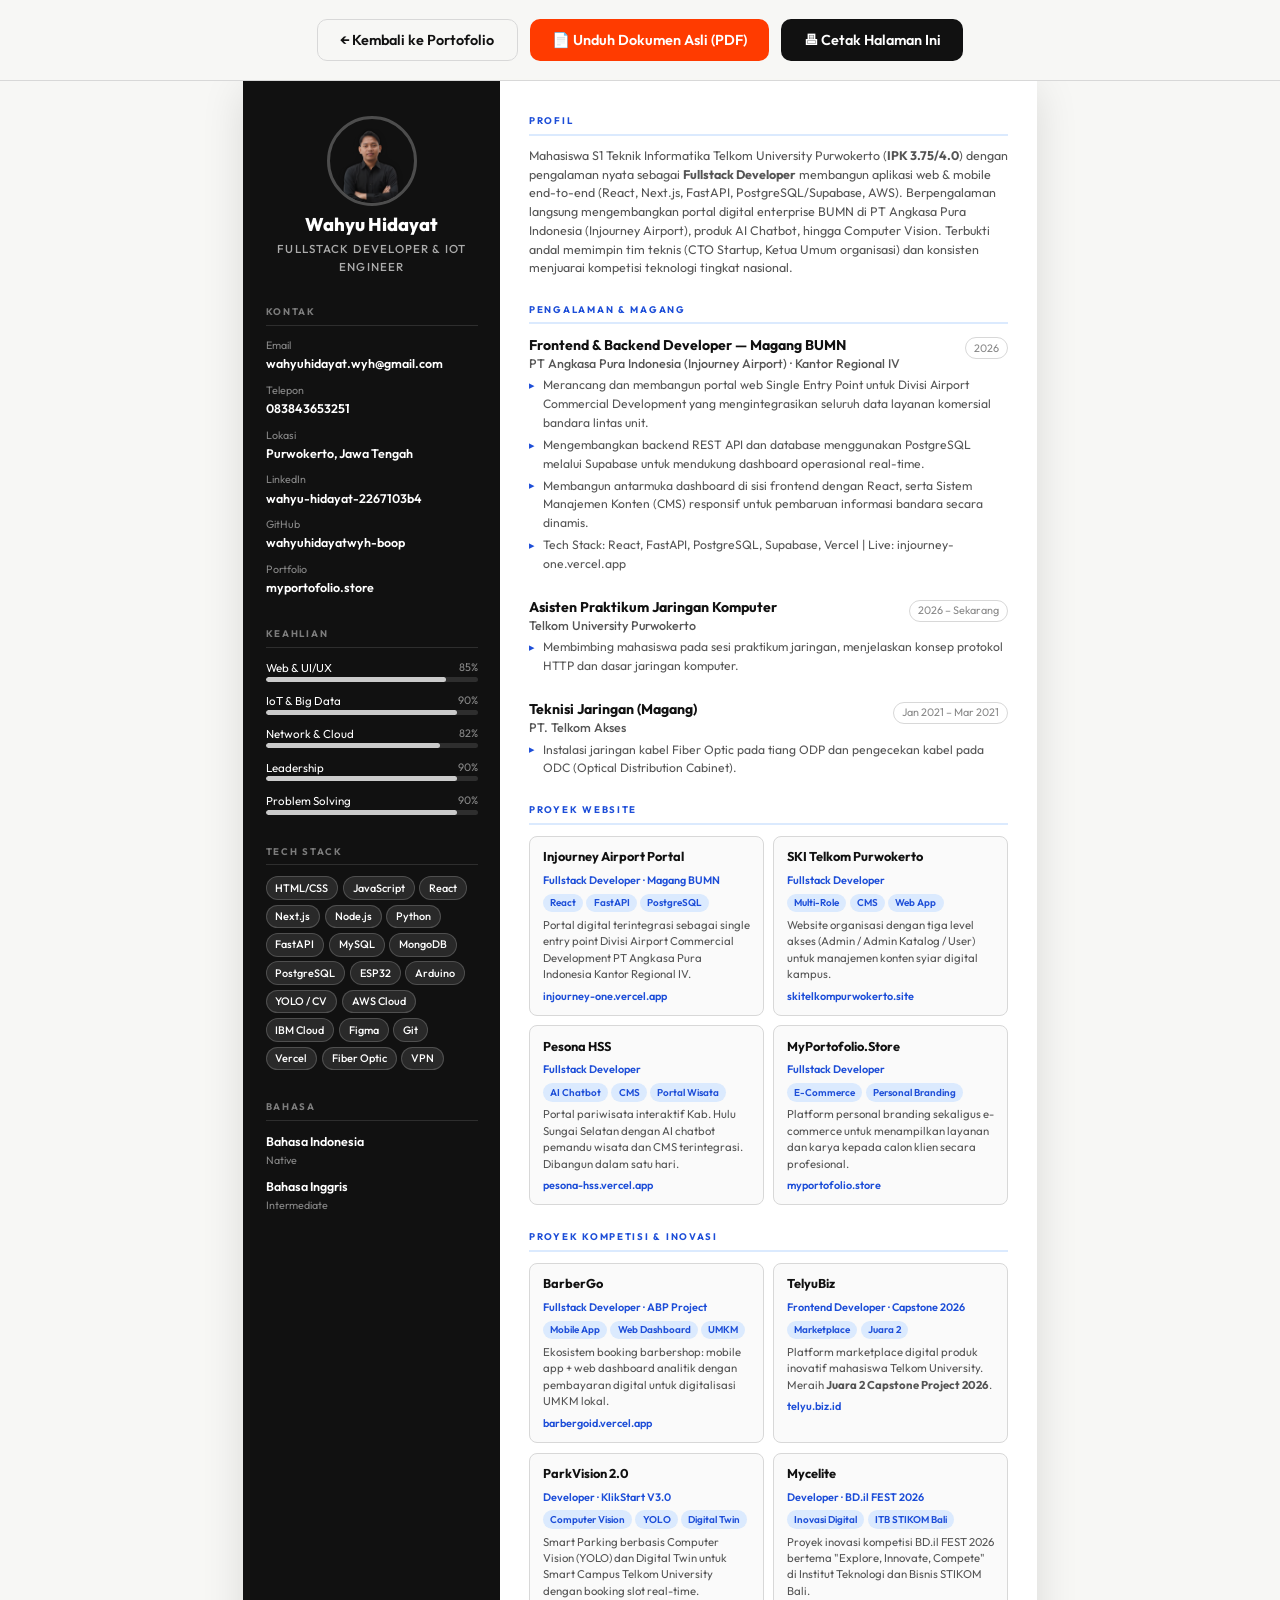
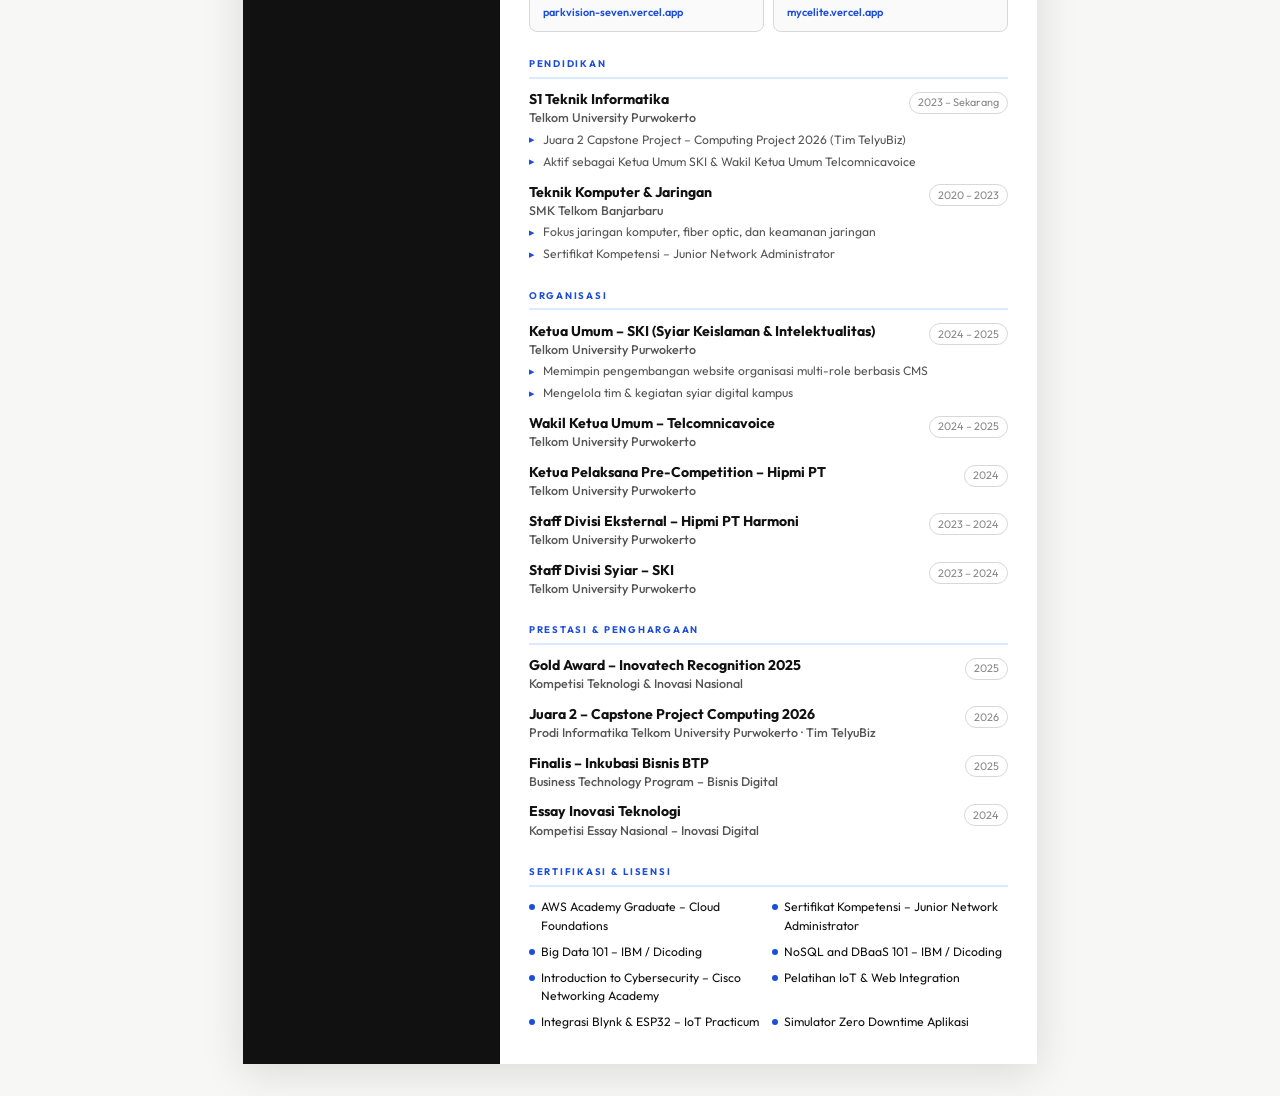
<file: cv.html>
<!DOCTYPE html>
<html lang="id">
<head>
  <meta charset="UTF-8" />
  <meta name="viewport" content="width=device-width, initial-scale=1.0" />
  <title>CV – Wahyu Hidayat | Fullstack Developer &amp; IoT Engineer</title>
  <link rel="preconnect" href="https://fonts.googleapis.com" />
  <link href="https://fonts.googleapis.com/css2?family=Outfit:wght@300;400;500;600;700;800&display=swap" rel="stylesheet" />
  <style>
    *, *::before, *::after { box-sizing: border-box; margin: 0; padding: 0; }
    :root {
      --ink:     #111111;
      --muted:   #555555;
      --light:   #888888;
      --border:  #d8d8d8;
      --bg:      #f7f7f5;
      --white:   #ffffff;
      --blue:    #1d4ed8;
      --blue-light: #dbeafe;
    }
    body {
      font-family: 'Outfit', sans-serif;
      background: var(--bg);
      color: var(--ink);
      font-size: 10.5pt;
      line-height: 1.55;
    }

    /* LAYOUT */
    .page {
      width: 210mm;
      min-height: 297mm;
      margin: 0 auto 2rem;
      background: var(--white);
      box-shadow: 0 8px 40px rgba(0,0,0,0.12);
      display: grid;
      grid-template-columns: 68mm 1fr;
    }

    /* SIDEBAR */
    .sidebar {
      background: var(--ink);
      color: #fff;
      padding: 2.2rem 1.4rem;
      display: flex;
      flex-direction: column;
      gap: 1.8rem;
    }
    .sidebar-photo {
      width: 90px; height: 90px;
      border-radius: 50%; object-fit: cover;
      border: 3px solid rgba(255,255,255,0.25);
      margin: 0 auto 0.4rem; display: block;
    }
    .sidebar-name { text-align: center; font-size: 1.15rem; font-weight: 800; line-height: 1.25; }
    .sidebar-title {
      text-align: center; font-size: 0.72rem; font-weight: 500;
      color: rgba(255,255,255,0.65); margin-top: 0.25rem;
      text-transform: uppercase; letter-spacing: 0.1em;
    }
    .sb-section { display: flex; flex-direction: column; gap: 0.5rem; }
    .sb-heading {
      font-size: 0.6rem; font-weight: 700; text-transform: uppercase;
      letter-spacing: 0.18em; color: rgba(255,255,255,0.45);
      padding-bottom: 0.35rem; border-bottom: 1px solid rgba(255,255,255,0.12);
      margin-bottom: 0.2rem;
    }
    .sb-item { display: flex; flex-direction: column; gap: 0.05rem; }
    .sb-label { font-size: 0.67rem; color: rgba(255,255,255,0.5); }
    .sb-value { font-size: 0.78rem; font-weight: 600; word-break: break-all; }
    .sb-value a { color: #fff; text-decoration: none; }

    /* Skill bars */
    .skill-row { display: flex; flex-direction: column; gap: 0.65rem; }
    .sk-label-row { display: flex; justify-content: space-between; font-size: 0.72rem; }
    .sk-pct { color: rgba(255,255,255,0.5); font-size: 0.68rem; }
    .sk-bar { height: 5px; background: rgba(255,255,255,0.12); border-radius: 99px; overflow: hidden; }
    .sk-fill { height: 100%; background: rgba(255,255,255,0.75); border-radius: 99px; }

    /* Tags */
    .tag-wrap { display: flex; flex-wrap: wrap; gap: 0.3rem; }
    .tag {
      background: rgba(255,255,255,0.1); border: 1px solid rgba(255,255,255,0.18);
      border-radius: 99px; padding: 0.15rem 0.55rem; font-size: 0.68rem; font-weight: 500;
    }

    /* MAIN */
    .main { padding: 2rem 1.8rem; display: flex; flex-direction: column; gap: 1.5rem; }

    .cv-section { display: flex; flex-direction: column; gap: 0.7rem; }
    .cv-section-title {
      font-size: 0.6rem; font-weight: 700; text-transform: uppercase;
      letter-spacing: 0.18em; color: var(--blue);
      padding-bottom: 0.35rem; border-bottom: 2px solid var(--blue-light);
    }

    /* Entries */
    .entry { display: flex; flex-direction: column; gap: 0.18rem; }
    .entry-header { display: flex; justify-content: space-between; align-items: flex-start; gap: 0.5rem; }
    .entry-title { font-size: 0.88rem; font-weight: 700; line-height: 1.3; }
    .entry-org { font-size: 0.78rem; color: var(--muted); font-weight: 500; }
    .entry-date {
      font-size: 0.68rem; color: var(--light); white-space: nowrap;
      padding: 0.1rem 0.5rem; border: 1px solid var(--border);
      border-radius: 99px; flex-shrink: 0; align-self: flex-start; margin-top: 0.1rem;
    }
    .entry-desc { font-size: 0.78rem; color: var(--muted); line-height: 1.5; }
    .entry-bullets { list-style: none; padding: 0; display: flex; flex-direction: column; gap: 0.2rem; }
    .entry-bullets li { font-size: 0.76rem; color: var(--muted); padding-left: 0.9rem; position: relative; }
    .entry-bullets li::before { content: "▸"; position: absolute; left: 0; color: var(--blue); font-size: 0.7rem; top: 0.05rem; }

    /* Project cards */
    .proj-grid { display: grid; grid-template-columns: 1fr 1fr; gap: 0.6rem; }
    .proj-card {
      border: 1px solid var(--border); border-radius: 8px;
      padding: 0.65rem 0.8rem; display: flex; flex-direction: column;
      gap: 0.3rem; background: #fafafa;
    }
    .proj-card-title { font-size: 0.8rem; font-weight: 700; }
    .proj-card-role { font-size: 0.68rem; color: var(--blue); font-weight: 600; }
    .proj-card-desc { font-size: 0.71rem; color: var(--muted); line-height: 1.45; }
    .proj-card-link { font-size: 0.68rem; color: var(--blue); font-weight: 600; word-break: break-all; text-decoration: none; }
    .proj-tag-wrap { display: flex; flex-wrap: wrap; gap: 0.2rem; }
    .proj-tag {
      background: var(--blue-light); color: var(--blue); border-radius: 99px;
      padding: 0.1rem 0.45rem; font-size: 0.62rem; font-weight: 600;
    }

    /* Cert grid */
    .cert-grid { display: grid; grid-template-columns: 1fr 1fr; gap: 0.45rem; }
    .cert-item { display: flex; align-items: flex-start; gap: 0.4rem; font-size: 0.76rem; }
    .cert-dot { width: 6px; height: 6px; border-radius: 50%; background: var(--blue); flex-shrink: 0; margin-top: 0.38rem; }

    /* PRINT */
    @media print {
      body { background: white; font-size: 9.5pt; }
      .page { width: 100%; min-height: auto; margin: 0; box-shadow: none; }
      .no-print { display: none !important; }
    }

    /* PRINT BAR */
    .print-bar {
      display: flex; justify-content: center; gap: 0.75rem;
      padding: 1.2rem; position: sticky; top: 0;
      background: rgba(247,247,245,0.95); backdrop-filter: blur(8px);
      z-index: 100; border-bottom: 1px solid var(--border);
    }
    .btn-print {
      background: #111; color: #fff; border: none; border-radius: 10px;
      padding: 0.55rem 1.4rem; font-family: 'Outfit', sans-serif;
      font-size: 0.9rem; font-weight: 600; cursor: pointer;
    }
    .btn-print:hover { background: #333; }
    .btn-back {
      background: transparent; color: #111; border: 1px solid var(--border);
      border-radius: 10px; padding: 0.55rem 1.4rem;
      font-family: 'Outfit', sans-serif; font-size: 0.9rem; font-weight: 600;
      cursor: pointer; text-decoration: none;
    }
  </style>
</head>
<body>

  <div class="print-bar no-print">
    <a class="btn-back" href="index.html">&#8592; Kembali ke Portofolio</a>
    <a class="btn-print" href="./Image/CV_Wahyu_Hidayat.pdf" target="_blank" download="CV_Wahyu_Hidayat.pdf" style="background: #ff3b00; text-decoration: none; display: inline-flex; align-items: center; gap: 6px;">&#128196; Unduh Dokumen Asli (PDF)</a>
    <button class="btn-print" onclick="window.print()">&#128438; Cetak Halaman Ini</button>
  </div>

  <div class="page">

    <!-- ===== SIDEBAR ===== -->
    <aside class="sidebar">
      <div>
        <img src="Image/foto1.png" alt="Foto Wahyu Hidayat" class="sidebar-photo" />
        <div class="sidebar-name">Wahyu Hidayat</div>
        <div class="sidebar-title">Fullstack Developer &amp; IoT Engineer</div>
      </div>

      <div class="sb-section">
        <div class="sb-heading">Kontak</div>
        <div class="sb-item">
          <span class="sb-label">Email</span>
          <span class="sb-value"><a href="mailto:wahyuhidayat.wyh@gmail.com">wahyuhidayat.wyh@gmail.com</a></span>
        </div>
        <div class="sb-item">
          <span class="sb-label">Telepon</span>
          <span class="sb-value">083843653251</span>
        </div>
        <div class="sb-item">
          <span class="sb-label">Lokasi</span>
          <span class="sb-value">Purwokerto, Jawa Tengah</span>
        </div>
        <div class="sb-item">
          <span class="sb-label">LinkedIn</span>
          <span class="sb-value"><a href="http://www.linkedin.com/in/wahyu-hidayat-2267103b4" target="_blank">wahyu-hidayat-2267103b4</a></span>
        </div>
        <div class="sb-item">
          <span class="sb-label">GitHub</span>
          <span class="sb-value"><a href="https://github.com/wahyuhidayatwyh-boop" target="_blank">wahyuhidayatwyh-boop</a></span>
        </div>
        <div class="sb-item">
          <span class="sb-label">Portfolio</span>
          <span class="sb-value"><a href="https://www.myportofolio.store/" target="_blank">myportofolio.store</a></span>
        </div>
      </div>

      <div class="sb-section">
        <div class="sb-heading">Keahlian</div>
        <div class="skill-row">
          <div>
            <div class="sk-label-row"><span>Web &amp; UI/UX</span><span class="sk-pct">85%</span></div>
            <div class="sk-bar"><div class="sk-fill" style="width:85%"></div></div>
          </div>
          <div>
            <div class="sk-label-row"><span>IoT &amp; Big Data</span><span class="sk-pct">90%</span></div>
            <div class="sk-bar"><div class="sk-fill" style="width:90%"></div></div>
          </div>
          <div>
            <div class="sk-label-row"><span>Network &amp; Cloud</span><span class="sk-pct">82%</span></div>
            <div class="sk-bar"><div class="sk-fill" style="width:82%"></div></div>
          </div>
          <div>
            <div class="sk-label-row"><span>Leadership</span><span class="sk-pct">90%</span></div>
            <div class="sk-bar"><div class="sk-fill" style="width:90%"></div></div>
          </div>
          <div>
            <div class="sk-label-row"><span>Problem Solving</span><span class="sk-pct">90%</span></div>
            <div class="sk-bar"><div class="sk-fill" style="width:90%"></div></div>
          </div>
        </div>
      </div>

      <div class="sb-section">
        <div class="sb-heading">Tech Stack</div>
        <div class="tag-wrap">
          <span class="tag">HTML/CSS</span>
          <span class="tag">JavaScript</span>
          <span class="tag">React</span>
          <span class="tag">Next.js</span>
          <span class="tag">Node.js</span>
          <span class="tag">Python</span>
          <span class="tag">FastAPI</span>
          <span class="tag">MySQL</span>
          <span class="tag">MongoDB</span>
          <span class="tag">PostgreSQL</span>
          <span class="tag">ESP32</span>
          <span class="tag">Arduino</span>
          <span class="tag">YOLO / CV</span>
          <span class="tag">AWS Cloud</span>
          <span class="tag">IBM Cloud</span>
          <span class="tag">Figma</span>
          <span class="tag">Git</span>
          <span class="tag">Vercel</span>
          <span class="tag">Fiber Optic</span>
          <span class="tag">VPN</span>
        </div>
      </div>

      <div class="sb-section">
        <div class="sb-heading">Bahasa</div>
        <div class="sb-item"><span class="sb-value">Bahasa Indonesia</span><span class="sb-label">Native</span></div>
        <div class="sb-item"><span class="sb-value">Bahasa Inggris</span><span class="sb-label">Intermediate</span></div>
      </div>
    </aside>

    <!-- ===== MAIN ===== -->
    <main class="main">

      <!-- PROFIL -->
      <div class="cv-section">
        <div class="cv-section-title">Profil</div>
        <p class="entry-desc">
          Mahasiswa S1 Teknik Informatika Telkom University Purwokerto (<strong>IPK 3.75/4.0</strong>) dengan pengalaman nyata sebagai <strong>Fullstack Developer</strong> membangun aplikasi web &amp; mobile end-to-end (React, Next.js, FastAPI, PostgreSQL/Supabase, AWS). Berpengalaman langsung mengembangkan portal digital enterprise BUMN di PT Angkasa Pura Indonesia (Injourney Airport), produk AI Chatbot, hingga Computer Vision. Terbukti andal memimpin tim teknis (CTO Startup, Ketua Umum organisasi) dan konsisten menjuarai kompetisi teknologi tingkat nasional.
        </p>
      </div>

      <!-- PENGALAMAN -->
      <div class="cv-section">
        <div class="cv-section-title">Pengalaman &amp; Magang</div>
        
        <div class="entry">
          <div class="entry-header">
            <div>
              <div class="entry-title">Frontend &amp; Backend Developer — Magang BUMN</div>
              <div class="entry-org">PT Angkasa Pura Indonesia (Injourney Airport) · Kantor Regional IV</div>
            </div>
            <span class="entry-date">2026</span>
          </div>
          <ul class="entry-bullets">
            <li>Merancang dan membangun portal web Single Entry Point untuk Divisi Airport Commercial Development yang mengintegrasikan seluruh data layanan komersial bandara lintas unit.</li>
            <li>Mengembangkan backend REST API dan database menggunakan PostgreSQL melalui Supabase untuk mendukung dashboard operasional real-time.</li>
            <li>Membangun antarmuka dashboard di sisi frontend dengan React, serta Sistem Manajemen Konten (CMS) responsif untuk pembaruan informasi bandara secara dinamis.</li>
            <li>Tech Stack: React, FastAPI, PostgreSQL, Supabase, Vercel | Live: injourney-one.vercel.app</li>
          </ul>
        </div>

        <div class="entry" style="margin-top: 0.8rem;">
          <div class="entry-header">
            <div>
              <div class="entry-title">Asisten Praktikum Jaringan Komputer</div>
              <div class="entry-org">Telkom University Purwokerto</div>
            </div>
            <span class="entry-date">2026 – Sekarang</span>
          </div>
          <ul class="entry-bullets">
            <li>Membimbing mahasiswa pada sesi praktikum jaringan, menjelaskan konsep protokol HTTP dan dasar jaringan komputer.</li>
          </ul>
        </div>

        <div class="entry" style="margin-top: 0.8rem;">
          <div class="entry-header">
            <div>
              <div class="entry-title">Teknisi Jaringan (Magang)</div>
              <div class="entry-org">PT. Telkom Akses</div>
            </div>
            <span class="entry-date">Jan 2021 – Mar 2021</span>
          </div>
          <ul class="entry-bullets">
            <li>Instalasi jaringan kabel Fiber Optic pada tiang ODP dan pengecekan kabel pada ODC (Optical Distribution Cabinet).</li>
          </ul>
        </div>
      </div>

      <!-- PROYEK WEBSITE -->
      <div class="cv-section">
        <div class="cv-section-title">Proyek Website</div>
        <div class="proj-grid">
          <div class="proj-card">
            <div class="proj-card-title">Injourney Airport Portal</div>
            <div class="proj-card-role">Fullstack Developer · Magang BUMN</div>
            <div class="proj-tag-wrap">
              <span class="proj-tag">React</span><span class="proj-tag">FastAPI</span><span class="proj-tag">PostgreSQL</span>
            </div>
            <p class="proj-card-desc">Portal digital terintegrasi sebagai single entry point Divisi Airport Commercial Development PT Angkasa Pura Indonesia Kantor Regional IV.</p>
            <a class="proj-card-link" href="https://injourney-one.vercel.app/" target="_blank">injourney-one.vercel.app</a>
          </div>

          <div class="proj-card">
            <div class="proj-card-title">SKI Telkom Purwokerto</div>
            <div class="proj-card-role">Fullstack Developer</div>
            <div class="proj-tag-wrap">
              <span class="proj-tag">Multi-Role</span><span class="proj-tag">CMS</span><span class="proj-tag">Web App</span>
            </div>
            <p class="proj-card-desc">Website organisasi dengan tiga level akses (Admin / Admin Katalog / User) untuk manajemen konten syiar digital kampus.</p>
            <a class="proj-card-link" href="https://www.skitelkompurwokerto.site" target="_blank">skitelkompurwokerto.site</a>
          </div>

          <div class="proj-card">
            <div class="proj-card-title">Pesona HSS</div>
            <div class="proj-card-role">Fullstack Developer</div>
            <div class="proj-tag-wrap">
              <span class="proj-tag">AI Chatbot</span><span class="proj-tag">CMS</span><span class="proj-tag">Portal Wisata</span>
            </div>
            <p class="proj-card-desc">Portal pariwisata interaktif Kab. Hulu Sungai Selatan dengan AI chatbot pemandu wisata dan CMS terintegrasi. Dibangun dalam satu hari.</p>
            <a class="proj-card-link" href="https://pesona-hss.vercel.app/" target="_blank">pesona-hss.vercel.app</a>
          </div>

          <div class="proj-card">
            <div class="proj-card-title">MyPortofolio.Store</div>
            <div class="proj-card-role">Fullstack Developer</div>
            <div class="proj-tag-wrap">
              <span class="proj-tag">E-Commerce</span><span class="proj-tag">Personal Branding</span>
            </div>
            <p class="proj-card-desc">Platform personal branding sekaligus e-commerce untuk menampilkan layanan dan karya kepada calon klien secara profesional.</p>
            <a class="proj-card-link" href="https://www.myportofolio.store/" target="_blank">myportofolio.store</a>
          </div>
        </div>
      </div>

      <!-- PROYEK KOMPETISI -->
      <div class="cv-section">
        <div class="cv-section-title">Proyek Kompetisi &amp; Inovasi</div>
        <div class="proj-grid">
          <div class="proj-card">
            <div class="proj-card-title">BarberGo</div>
            <div class="proj-card-role">Fullstack Developer · ABP Project</div>
            <div class="proj-tag-wrap">
              <span class="proj-tag">Mobile App</span><span class="proj-tag">Web Dashboard</span><span class="proj-tag">UMKM</span>
            </div>
            <p class="proj-card-desc">Ekosistem booking barbershop: mobile app + web dashboard analitik dengan pembayaran digital untuk digitalisasi UMKM lokal.</p>
            <a class="proj-card-link" href="https://barbergoid.vercel.app/admin/checkin" target="_blank">barbergoid.vercel.app</a>
          </div>

          <div class="proj-card">
            <div class="proj-card-title">TelyuBiz</div>
            <div class="proj-card-role">Frontend Developer · Capstone 2026</div>
            <div class="proj-tag-wrap">
              <span class="proj-tag">Marketplace</span><span class="proj-tag">Juara 2</span>
            </div>
            <p class="proj-card-desc">Platform marketplace digital produk inovatif mahasiswa Telkom University. Meraih <strong>Juara 2 Capstone Project 2026</strong>.</p>
            <a class="proj-card-link" href="https://telyu.biz.id" target="_blank">telyu.biz.id</a>
          </div>

          <div class="proj-card">
            <div class="proj-card-title">ParkVision 2.0</div>
            <div class="proj-card-role">Developer · KlikStart V3.0</div>
            <div class="proj-tag-wrap">
              <span class="proj-tag">Computer Vision</span><span class="proj-tag">YOLO</span><span class="proj-tag">Digital Twin</span>
            </div>
            <p class="proj-card-desc">Smart Parking berbasis Computer Vision (YOLO) dan Digital Twin untuk Smart Campus Telkom University dengan booking slot real-time.</p>
            <a class="proj-card-link" href="https://parkvision-seven.vercel.app/" target="_blank">parkvision-seven.vercel.app</a>
          </div>

          <div class="proj-card">
            <div class="proj-card-title">Mycelite</div>
            <div class="proj-card-role">Developer · BD.il FEST 2026</div>
            <div class="proj-tag-wrap">
              <span class="proj-tag">Inovasi Digital</span><span class="proj-tag">ITB STIKOM Bali</span>
            </div>
            <p class="proj-card-desc">Proyek inovasi kompetisi BD.il FEST 2026 bertema "Explore, Innovate, Compete" di Institut Teknologi dan Bisnis STIKOM Bali.</p>
            <a class="proj-card-link" href="https://mycelite.vercel.app/" target="_blank">mycelite.vercel.app</a>
          </div>
        </div>
      </div>

      <!-- PENDIDIKAN -->
      <div class="cv-section">
        <div class="cv-section-title">Pendidikan</div>

        <div class="entry">
          <div class="entry-header">
            <div>
              <div class="entry-title">S1 Teknik Informatika</div>
              <div class="entry-org">Telkom University Purwokerto</div>
            </div>
            <span class="entry-date">2023 – Sekarang</span>
          </div>
          <ul class="entry-bullets">
            <li>Juara 2 Capstone Project – Computing Project 2026 (Tim TelyuBiz)</li>
            <li>Aktif sebagai Ketua Umum SKI &amp; Wakil Ketua Umum Telcomnicavoice</li>
          </ul>
        </div>

        <div class="entry">
          <div class="entry-header">
            <div>
              <div class="entry-title">Teknik Komputer &amp; Jaringan</div>
              <div class="entry-org">SMK Telkom Banjarbaru</div>
            </div>
            <span class="entry-date">2020 – 2023</span>
          </div>
          <ul class="entry-bullets">
            <li>Fokus jaringan komputer, fiber optic, dan keamanan jaringan</li>
            <li>Sertifikat Kompetensi – Junior Network Administrator</li>
          </ul>
        </div>
      </div>

      <!-- ORGANISASI -->
      <div class="cv-section">
        <div class="cv-section-title">Organisasi</div>

        <div class="entry">
          <div class="entry-header">
            <div>
              <div class="entry-title">Ketua Umum – SKI (Syiar Keislaman &amp; Intelektualitas)</div>
              <div class="entry-org">Telkom University Purwokerto</div>
            </div>
            <span class="entry-date">2024 – 2025</span>
          </div>
          <ul class="entry-bullets">
            <li>Memimpin pengembangan website organisasi multi-role berbasis CMS</li>
            <li>Mengelola tim &amp; kegiatan syiar digital kampus</li>
          </ul>
        </div>

        <div class="entry">
          <div class="entry-header">
            <div>
              <div class="entry-title">Wakil Ketua Umum – Telcomnicavoice</div>
              <div class="entry-org">Telkom University Purwokerto</div>
            </div>
            <span class="entry-date">2024 – 2025</span>
          </div>
        </div>

        <div class="entry">
          <div class="entry-header">
            <div>
              <div class="entry-title">Ketua Pelaksana Pre-Competition – Hipmi PT</div>
              <div class="entry-org">Telkom University Purwokerto</div>
            </div>
            <span class="entry-date">2024</span>
          </div>
        </div>

        <div class="entry">
          <div class="entry-header">
            <div>
              <div class="entry-title">Staff Divisi Eksternal – Hipmi PT Harmoni</div>
              <div class="entry-org">Telkom University Purwokerto</div>
            </div>
            <span class="entry-date">2023 – 2024</span>
          </div>
        </div>

        <div class="entry">
          <div class="entry-header">
            <div>
              <div class="entry-title">Staff Divisi Syiar – SKI</div>
              <div class="entry-org">Telkom University Purwokerto</div>
            </div>
            <span class="entry-date">2023 – 2024</span>
          </div>
        </div>
      </div>

      <!-- PRESTASI -->
      <div class="cv-section">
        <div class="cv-section-title">Prestasi &amp; Penghargaan</div>

        <div class="entry">
          <div class="entry-header">
            <div>
              <div class="entry-title">Gold Award – Inovatech Recognition 2025</div>
              <div class="entry-org">Kompetisi Teknologi &amp; Inovasi Nasional</div>
            </div>
            <span class="entry-date">2025</span>
          </div>
        </div>

        <div class="entry">
          <div class="entry-header">
            <div>
              <div class="entry-title">Juara 2 – Capstone Project Computing 2026</div>
              <div class="entry-org">Prodi Informatika Telkom University Purwokerto · Tim TelyuBiz</div>
            </div>
            <span class="entry-date">2026</span>
          </div>
        </div>

        <div class="entry">
          <div class="entry-header">
            <div>
              <div class="entry-title">Finalis – Inkubasi Bisnis BTP</div>
              <div class="entry-org">Business Technology Program – Bisnis Digital</div>
            </div>
            <span class="entry-date">2025</span>
          </div>
        </div>

        <div class="entry">
          <div class="entry-header">
            <div>
              <div class="entry-title">Essay Inovasi Teknologi</div>
              <div class="entry-org">Kompetisi Essay Nasional – Inovasi Digital</div>
            </div>
            <span class="entry-date">2024</span>
          </div>
        </div>
      </div>

      <!-- SERTIFIKASI -->
      <div class="cv-section">
        <div class="cv-section-title">Sertifikasi &amp; Lisensi</div>
        <div class="cert-grid">
          <div class="cert-item"><span class="cert-dot"></span><span>AWS Academy Graduate – Cloud Foundations</span></div>
          <div class="cert-item"><span class="cert-dot"></span><span>Sertifikat Kompetensi – Junior Network Administrator</span></div>
          <div class="cert-item"><span class="cert-dot"></span><span>Big Data 101 – IBM / Dicoding</span></div>
          <div class="cert-item"><span class="cert-dot"></span><span>NoSQL and DBaaS 101 – IBM / Dicoding</span></div>
          <div class="cert-item"><span class="cert-dot"></span><span>Introduction to Cybersecurity – Cisco Networking Academy</span></div>
          <div class="cert-item"><span class="cert-dot"></span><span>Pelatihan IoT &amp; Web Integration</span></div>
          <div class="cert-item"><span class="cert-dot"></span><span>Integrasi Blynk &amp; ESP32 – IoT Practicum</span></div>
          <div class="cert-item"><span class="cert-dot"></span><span>Simulator Zero Downtime Aplikasi</span></div>
        </div>
      </div>

    </main>
  </div>

</body>
</html>
</file>
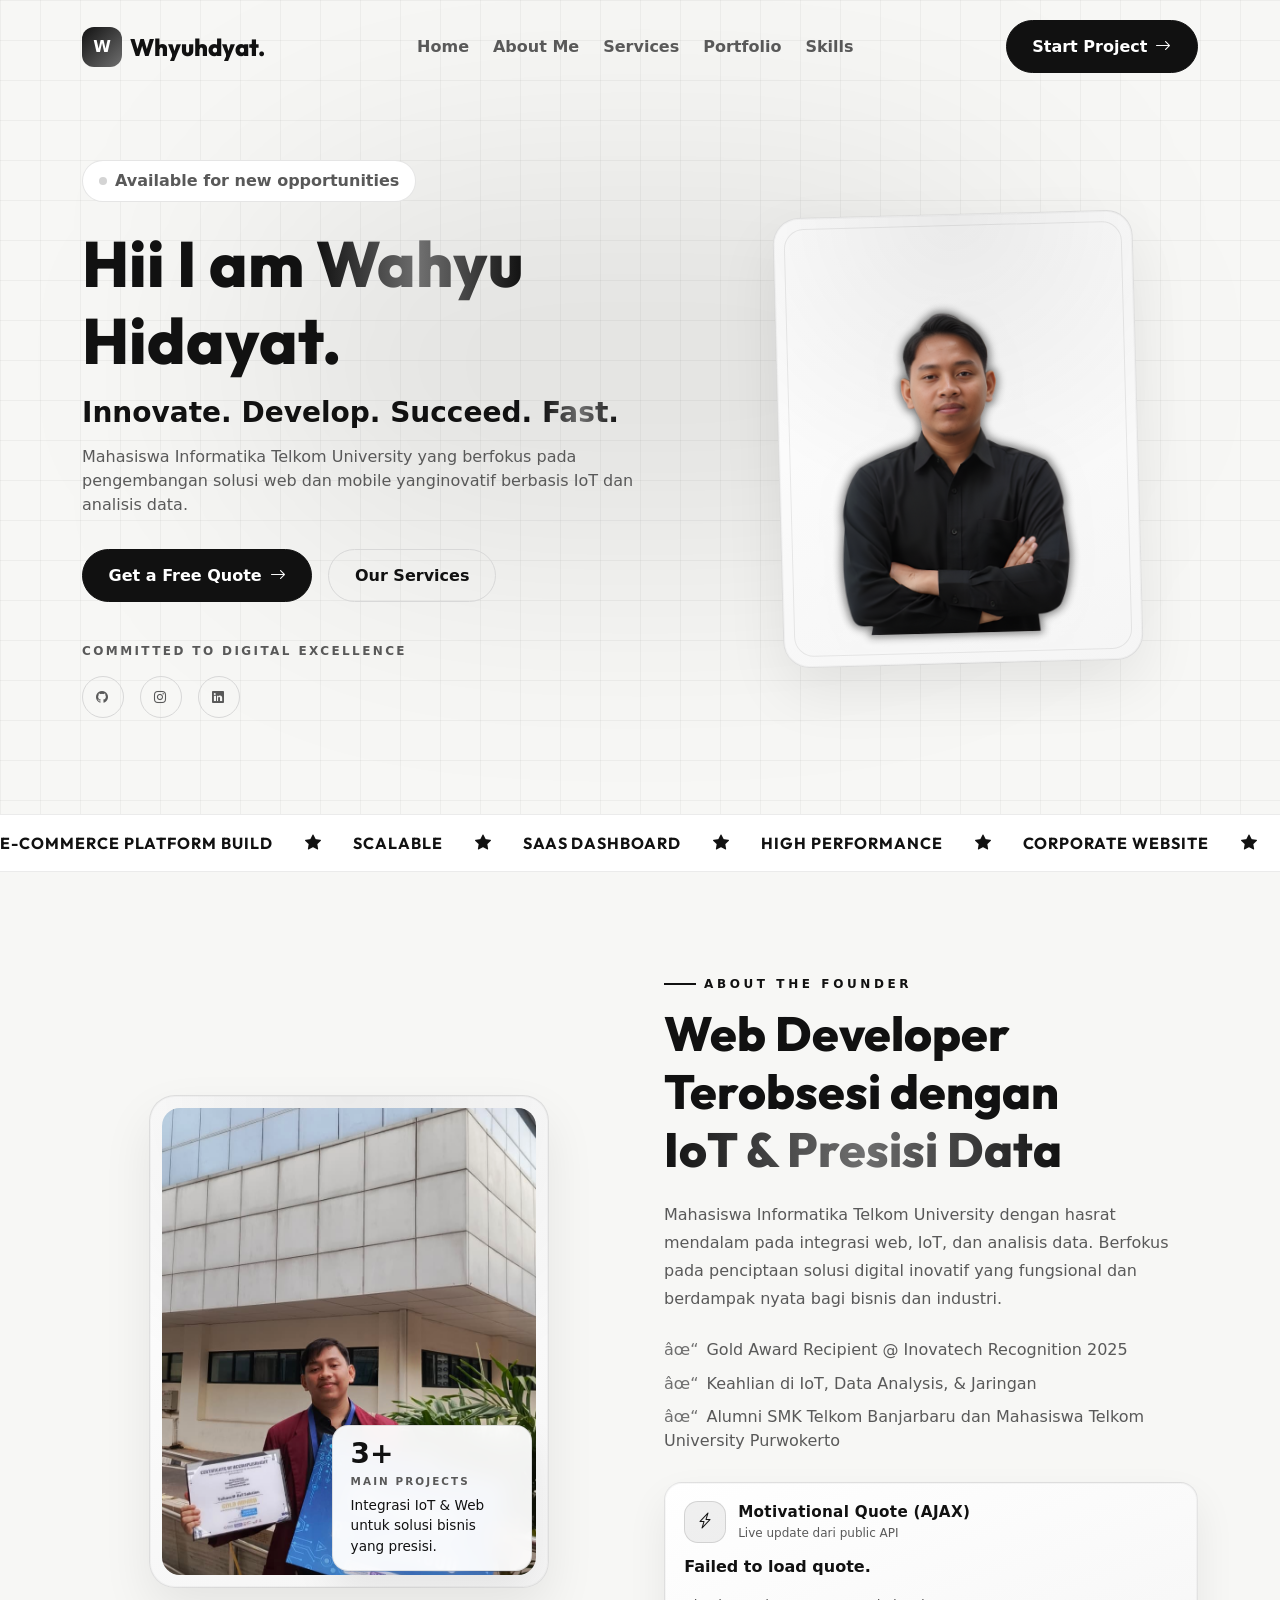
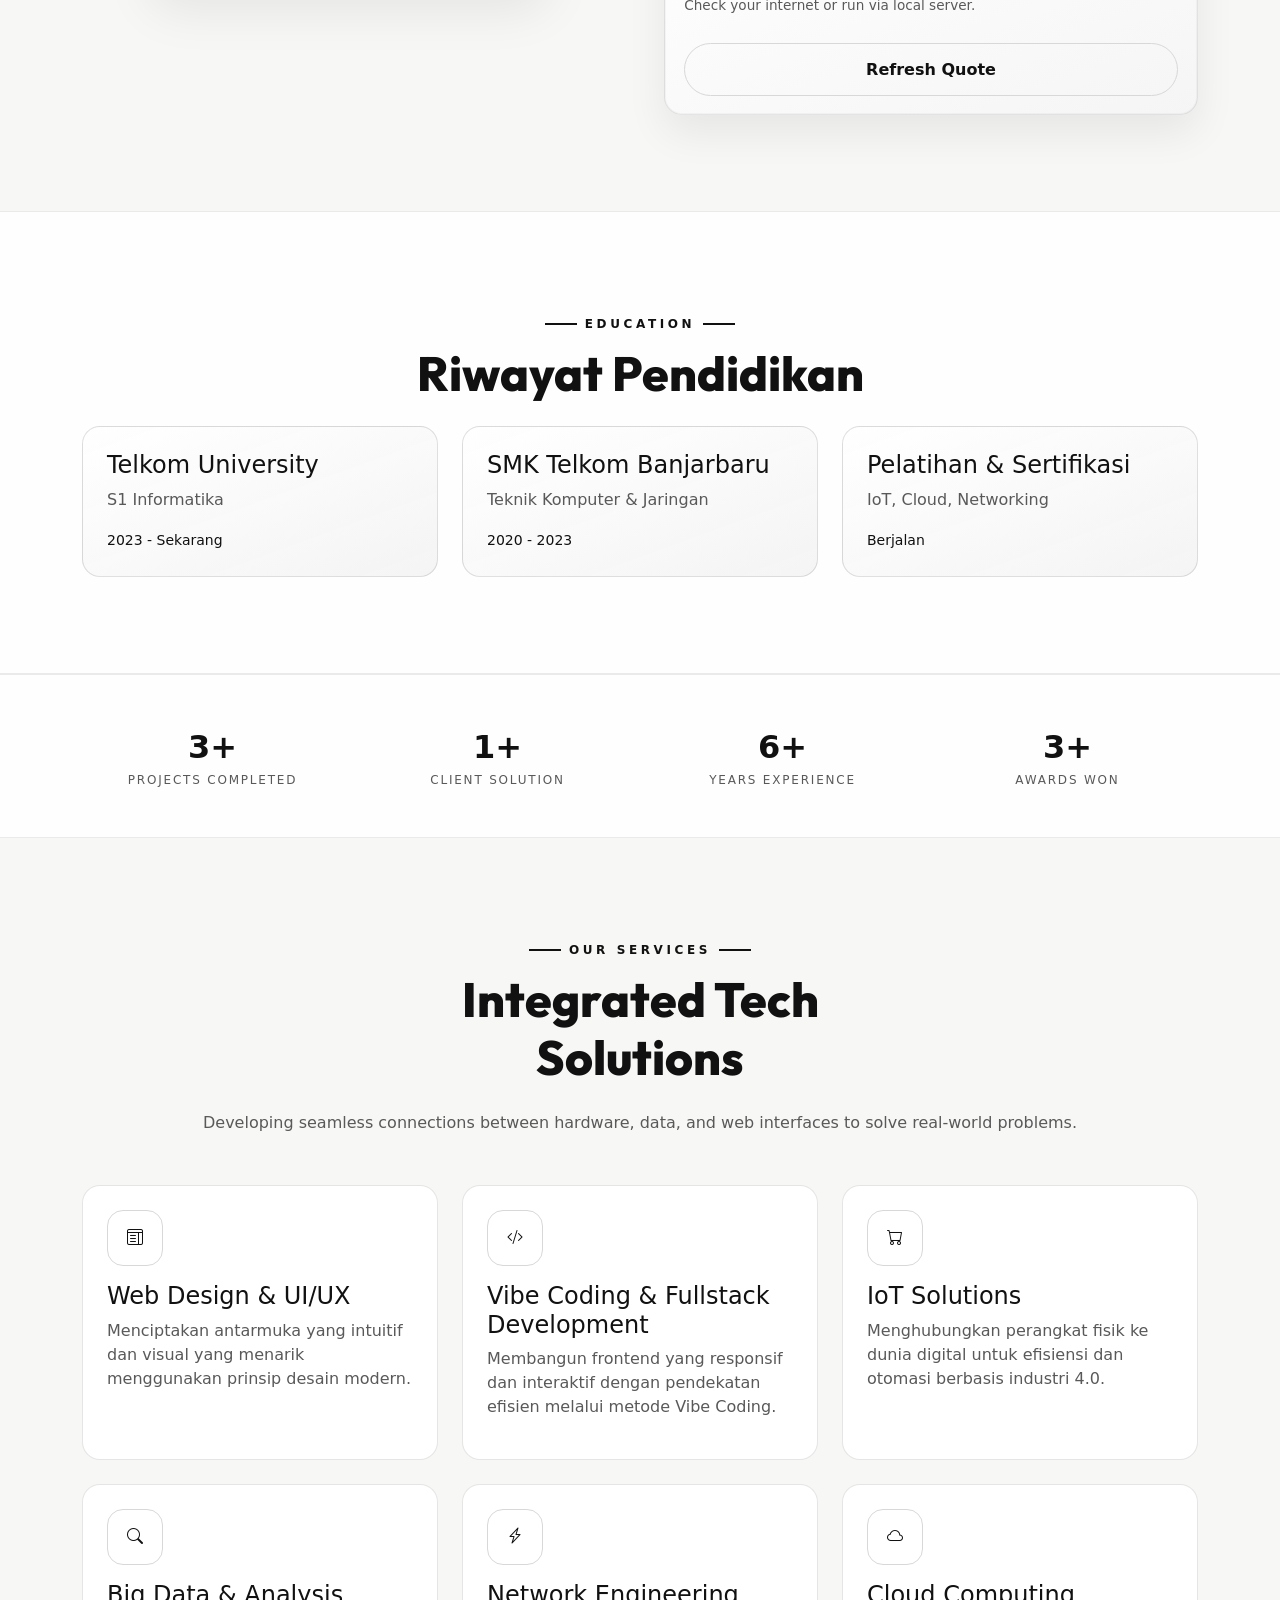
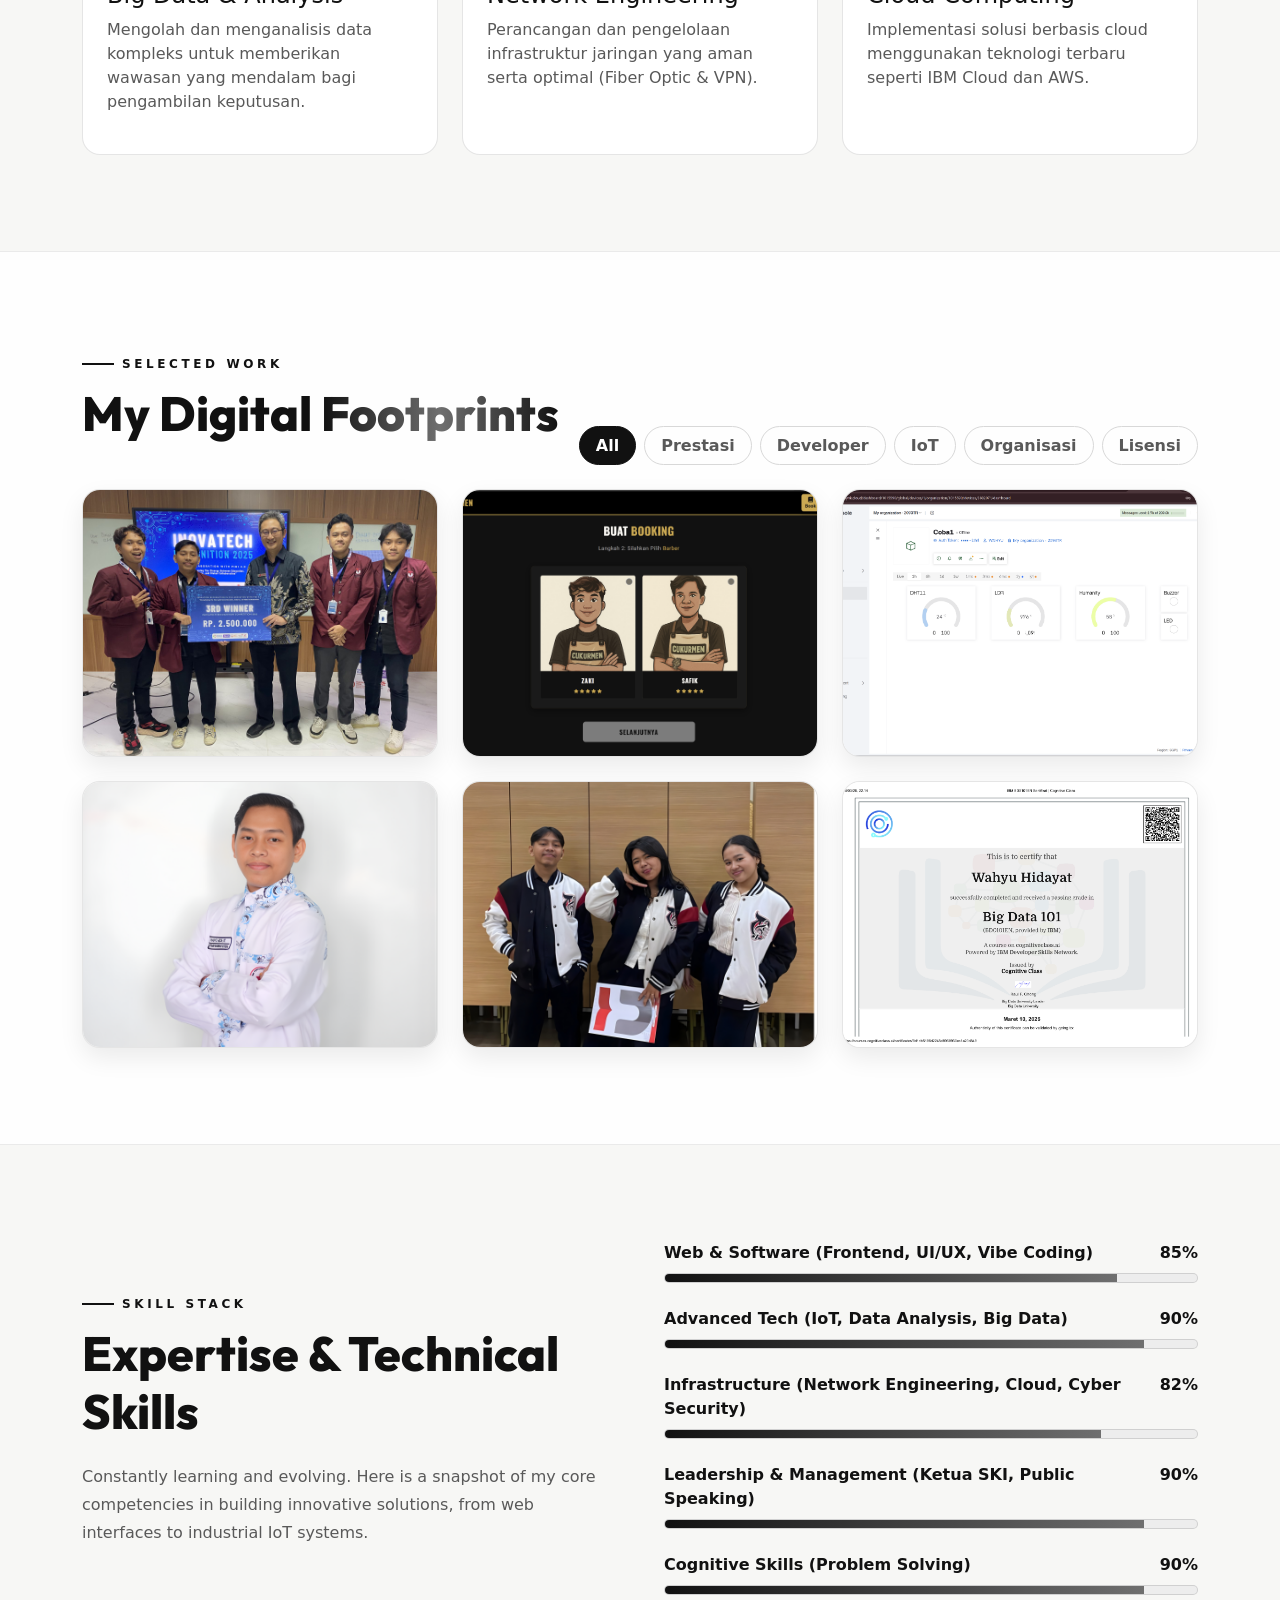
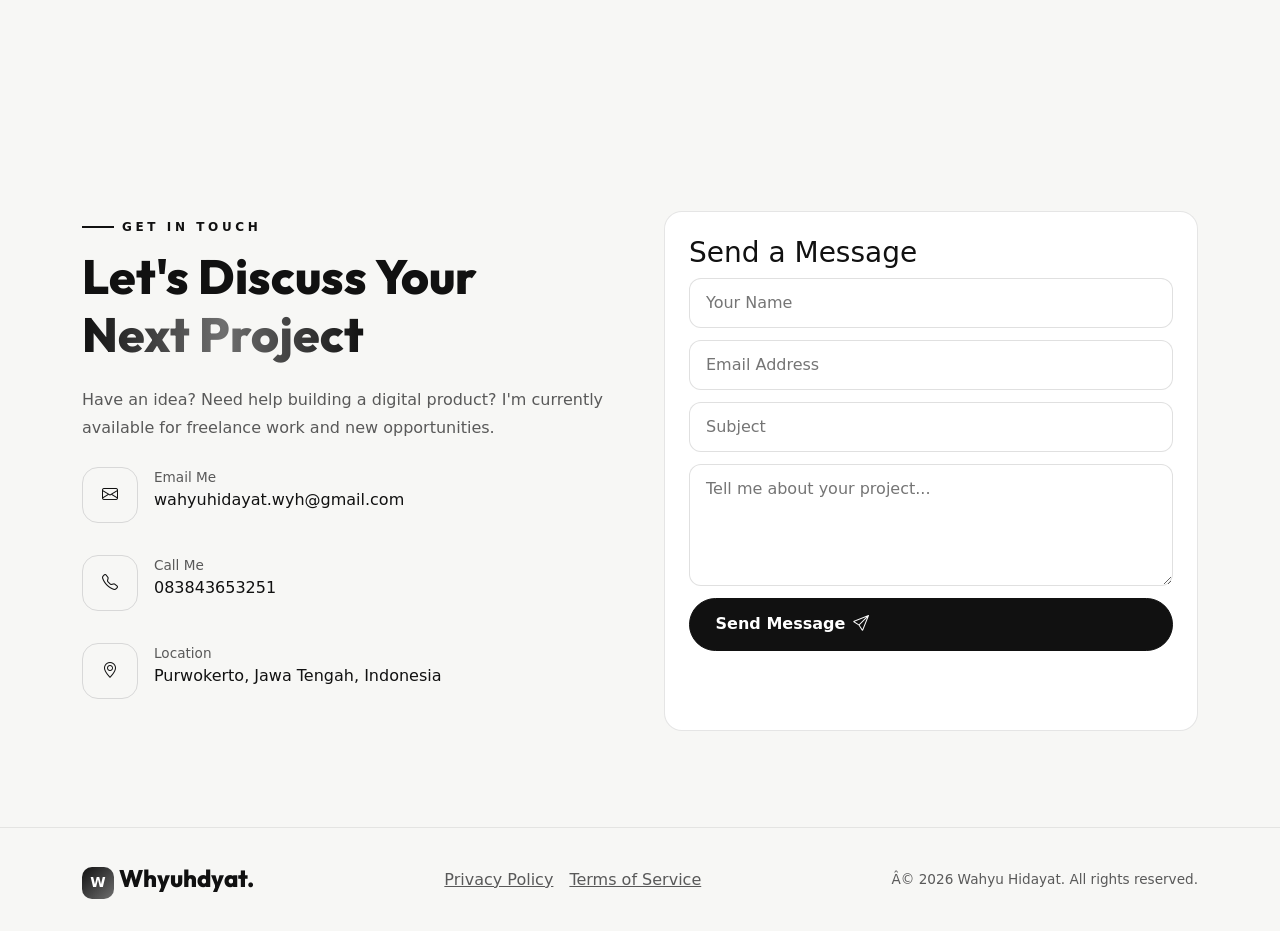
<file: Tutorial_HTML_2311102178_WahyuHidayat.html>
﻿<!doctype html>
<html lang="id">
  <head>
    <meta charset="UTF-8" />
    <meta name="viewport" content="width=device-width, initial-scale=1.0" />
    <title>Wahyu Hidayat â€” Portfolio</title>
    <link
      rel="icon"
      type="image/svg+xml"
      href="data:image/svg+xml,%3Csvg%20xmlns='http://www.w3.org/2000/svg'%20viewBox='0%200%20100%20100'%3E%3Crect%20width='100'%20height='100'%20rx='22'%20fill='%23000000'/%3E%3Ctext%20x='50'%20y='64'%20font-size='60'%20text-anchor='middle'%20fill='white'%20font-family='Arial,%20sans-serif'%20font-weight='700'%3EW%3C/text%3E%3C/svg%3E"
    />
    <link rel="preconnect" href="https://fonts.googleapis.com" />
    <link rel="preconnect" href="https://fonts.gstatic.com" crossorigin />
    <link
      href="https://fonts.googleapis.com/css2?family=Outfit:wght@300;400;500;600;700;800;900&family=Plus+Jakarta+Sans:wght@400;500;600;700&display=swap"
      rel="stylesheet"
      
    />
    <link
      href="https://cdn.jsdelivr.net/npm/bootstrap@5.3.3/dist/css/bootstrap.min.css"
      rel="stylesheet"
      integrity="sha384-QWTKZyjpPEjISv5WaRU9OFeRpok6YctnYmDr5pNlyT2bRjXh0JMhjY6hW+ALEwIH"
      crossorigin="anonymous"
    />
    <link
      rel="stylesheet"
      href="https://cdn.jsdelivr.net/npm/bootstrap-icons@1.11.3/font/bootstrap-icons.min.css"
    />
    <style>
/* Base */
:root {
  --bg: #f7f7f5;
  --fg: #111111;
  --muted: #595959;
  --border: #d8d8d8;
  --primary: #111111;
  --accent: #6f6f6f;
}

body {
  background: var(--bg);
  color: var(--fg);
}

a {
  color: inherit;
}

.text-primary {
  color: var(--primary) !important;
}

.text-gradient {
  background: linear-gradient(90deg, var(--primary), var(--accent), var(--primary));
  -webkit-background-clip: text;
  background-clip: text;
  color: transparent;
}

.section {
  padding: 6rem 0;
}

.section-soft {
  background: rgba(255, 255, 255, 0.9);
  border-top: 1px solid rgba(0, 0, 0, 0.08);
  border-bottom: 1px solid rgba(0, 0, 0, 0.08);
}

.bg-grid-pattern {
  background-size: 40px 40px;
  background-image:
    linear-gradient(to right, rgba(0, 0, 0, 0.04) 1px, transparent 1px),
    linear-gradient(to bottom, rgba(0, 0, 0, 0.04) 1px, transparent 1px);
}

/* Navbar */
.navbar-premium {
  padding: 1.25rem 0;
  transition: all 0.3s ease;
  z-index: 1000;
}

.navbar-premium.scrolled {
  background: rgba(255, 255, 255, 0.94);
  backdrop-filter: blur(16px);
  border-bottom: 1px solid rgba(0, 0, 0, 0.08);
}

.logo-badge {
  width: 40px;
  height: 40px;
  border-radius: 12px;
  background: linear-gradient(135deg, var(--primary), var(--accent));
  display: inline-flex;
  align-items: center;
  justify-content: center;
  font-weight: 800;
  color: #fff;
}

.logo-badge.small {
  width: 32px;
  height: 32px;
  border-radius: 10px;
}

.logo-text {
  font-family: "Outfit", sans-serif;
  font-weight: 800;
  font-size: 1.5rem;
}

.profile-photo {
  width: 44px;
  height: 44px;
  border-radius: 999px;
  object-fit: cover;
  border: 2px solid rgba(255, 255, 255, 0.15);
}

.nav-links a {
  color: var(--muted);
  text-decoration: none;
  font-weight: 600;
}

.nav-links a:hover {
  color: var(--fg);
}

.menu-toggle {
  background: transparent;
  border: 1px solid var(--border);
  color: var(--fg);
  border-radius: 10px;
  padding: 0.4rem 0.6rem;
}

.mobile-nav {
  display: none;
}

.mobile-nav.open {
  display: block;
}

.mobile-nav-card {
  background: rgba(255, 255, 255, 0.97);
  border: 1px solid rgba(0, 0, 0, 0.1);
  border-radius: 16px;
  padding: 1rem;
  display: grid;
  gap: 0.75rem;
}

.mobile-nav-card a {
  text-decoration: none;
  color: var(--fg);
}

/* Buttons */
.btn-primary-custom {
  background: var(--primary);
  border-color: var(--primary);
  color: #ffffff;
  border-radius: 999px;
  padding: 0.85rem 1.6rem;
  font-weight: 600;
  display: inline-flex;
  align-items: center;
  gap: 0.5rem;
}

.btn-outline-custom {
  border-radius: 999px;
  border: 1px solid var(--border);
  color: var(--fg);
  padding: 0.85rem 1.6rem;
  font-weight: 600;
  background: transparent;
}

/* Hero */
.hero-section {
  padding-top: 10rem;
  padding-bottom: 6rem;
  position: relative;
  overflow: hidden;
}

.hero-glow {
  position: absolute;
  top: 20%;
  left: 50%;
  transform: translateX(-50%);
  width: 800px;
  height: 400px;
  background: rgba(0, 0, 0, 0.08);
  filter: blur(120px);
  border-radius: 999px;
  pointer-events: none;
}

.hero-content {
  position: relative;
  z-index: 2;
}

.hero-grid {
  display: grid;
  gap: 3rem;
  align-items: center;
}

.hero-photo {
  display: flex;
  justify-content: center;
}

.hero-photo-frame {
  width: min(360px, 80vw);
  aspect-ratio: 4 / 5;
  border-radius: 26px;
  padding: 12px;
  background:
    radial-gradient(circle at top, rgba(0, 0, 0, 0.08), transparent 60%),
    linear-gradient(160deg, rgba(255, 255, 255, 0.98), rgba(245, 245, 245, 0.98));
  border: 1px solid rgba(0, 0, 0, 0.1);
  box-shadow:
    0 24px 60px rgba(0, 0, 0, 0.08),
    inset 0 0 0 1px rgba(0, 0, 0, 0.03);
  position: relative;
  transform: rotate(-1.5deg);
}

.hero-photo-frame::after {
  content: "";
  position: absolute;
  inset: 10px;
  border-radius: 20px;
  border: 1px solid rgba(0, 0, 0, 0.08);
  pointer-events: none;
}

.hero-photo-frame img {
  width: 100%;
  height: 100%;
  object-fit: cover;
  border-radius: 18px;
  display: block;
  filter: saturate(1.05) contrast(1.02);
}

.pill {
  display: inline-flex;
  align-items: center;
  gap: 0.5rem;
  background: #ffffff;
  border: 1px solid rgba(0, 0, 0, 0.1);
  border-radius: 999px;
  padding: 0.5rem 1rem;
  color: var(--muted);
  font-weight: 600;
  margin-bottom: 1.5rem;
}

.pill .dot {
  width: 8px;
  height: 8px;
  border-radius: 50%;
  background: #d4d4d4;
}

.hero-title {
  font-family: "Outfit", sans-serif;
  font-weight: 800;
  font-size: clamp(2.6rem, 5vw, 5rem);
  margin-bottom: 1rem;
}

.hero-nim {
  color: var(--muted);
  font-weight: 600;
}

.hero-subtitle {
  font-weight: 600;
  margin-bottom: 1rem;
}

.hero-desc {
  color: var(--muted);
  max-width: 720px;
  margin: 0 auto 2rem;
}

.hero-actions {
  display: flex;
  justify-content: center;
  gap: 1rem;
  flex-wrap: wrap;
  margin-bottom: 2.5rem;
}

.hero-social {
  color: var(--muted);
  font-weight: 600;
  text-transform: uppercase;
  letter-spacing: 0.2em;
  font-size: 0.75rem;
}

.social-row {
  margin-top: 0.75rem;
  display: flex;
  justify-content: center;
  gap: 1rem;
}

.social-row a {
  width: 42px;
  height: 42px;
  border-radius: 999px;
  border: 1px solid var(--border);
  display: inline-flex;
  align-items: center;
  justify-content: center;
  color: var(--muted);
}

.social-row a:hover {
  background: var(--primary);
  color: #fff;
}

@media (min-width: 992px) {
  .hero-grid {
    grid-template-columns: minmax(0, 1.1fr) minmax(0, 0.9fr);
  }
}

/* Ticker */
.ticker {
  background: #ffffff;
  color: #111111;
  overflow: hidden;
  border-top: 1px solid rgba(0, 0, 0, 0.08);
  border-bottom: 1px solid rgba(0, 0, 0, 0.08);
}

.ticker-track {
  display: flex;
  align-items: center;
  gap: 2rem;
  padding: 1rem 0;
  width: max-content;
  animation: ticker-scroll 40s linear infinite;
  white-space: nowrap;
}

.ticker-track span {
  font-family: "Outfit", sans-serif;
  font-weight: 700;
  text-transform: uppercase;
  letter-spacing: 0.06em;
}

.ticker-group {
  display: inline-flex;
  align-items: center;
  gap: 1rem;
  white-space: nowrap;
}

.ticker-dot {
  width: 6px;
  height: 6px;
  border-radius: 999px;
  background: rgba(0, 0, 0, 0.35);
  box-shadow: 0 0 0 4px rgba(0, 0, 0, 0.08);
}

@keyframes ticker-scroll {
  0% { transform: translateX(0); }
  100% { transform: translateX(-50%); }
}

/* Sections */
.section-kicker {
  color: var(--primary);
  font-weight: 700;
  text-transform: uppercase;
  letter-spacing: 0.3em;
  font-size: 0.75rem;
  display: inline-flex;
  align-items: center;
  gap: 0.5rem;
  margin-bottom: 0.75rem;
}

.section-kicker span {
  width: 32px;
  height: 2px;
  background: var(--primary);
  display: inline-block;
}

.section-kicker.center {
  justify-content: center;
}

.section-title {
  font-family: "Outfit", sans-serif;
  font-weight: 800;
  font-size: clamp(2rem, 4vw, 3rem);
  margin-bottom: 1.4rem;
}

.section-desc {
  color: var(--muted);
  margin-bottom: 1.6rem;
  line-height: 1.75;
}

/* About */
.about-photo {
  position: relative;
  border-radius: 26px;
  overflow: hidden;
  padding: 12px;
  background:
    radial-gradient(circle at top, rgba(0, 0, 0, 0.08), transparent 60%),
    linear-gradient(160deg, rgba(255, 255, 255, 0.98), rgba(245, 245, 245, 0.98));
  border: 1px solid rgba(0, 0, 0, 0.1);
  box-shadow:
    0 22px 50px rgba(0, 0, 0, 0.08),
    inset 0 0 0 1px rgba(0, 0, 0, 0.03);
  max-width: 400px;
  margin: 0 auto;
}

.about-photo img {
  width: 100%;
  height: 100%;
  aspect-ratio: 4 / 5;
  object-fit: cover;
  display: block;
  border-radius: 18px;
  filter: saturate(1.05) contrast(1.02);
}

.about-badge {
  position: absolute;
  right: 16px;
  bottom: 16px;
  background: rgba(255, 255, 255, 0.95);
  border: 1px solid rgba(0, 0, 0, 0.1);
  border-radius: 16px;
  padding: 0.9rem 1.1rem;
  max-width: 200px;
  box-shadow: 0 18px 40px rgba(0, 0, 0, 0.08);
  backdrop-filter: blur(10px);
  display: grid;
  gap: 0.35rem;
  text-align: left;
}

.about-badge-number {
  font-size: 1.75rem;
  font-weight: 800;
  color: var(--primary);
  line-height: 1;
}

.about-badge-label {
  text-transform: uppercase;
  letter-spacing: 0.2em;
  font-size: 0.65rem;
  color: var(--muted);
  margin: 0;
  font-weight: 700;
}

.about-badge-text {
  margin: 0;
  color: var(--fg);
  font-size: 0.85rem;
}

.quote-box {
  border-left: 4px solid var(--primary);
  padding: 1rem 1.2rem;
  background: rgba(255, 255, 255, 0.9);
  border-radius: 0 16px 16px 0;
  margin: 1.5rem 0;
}

.quote-box span {
  display: block;
  margin-top: 0.5rem;
  font-weight: 700;
  color: var(--primary);
}

.check-list {
  list-style: none;
  padding-left: 0;
  margin-bottom: 1.8rem;
  display: grid;
  gap: 0.6rem;
  color: var(--muted);
}

.check-list li::before {
  content: "âœ“";
  color: var(--accent);
  margin-right: 0.5rem;
}

.api-card {
  border: 1px solid rgba(0, 0, 0, 0.1);
  border-radius: 18px;
  padding: 1.1rem 1.2rem;
  background:
    linear-gradient(160deg, rgba(255, 255, 255, 0.98), rgba(245, 245, 245, 0.98));
  box-shadow:
    0 18px 40px rgba(0, 0, 0, 0.07),
    inset 0 0 0 1px rgba(0, 0, 0, 0.03);
  display: grid;
  gap: 0.75rem;
}

.api-card-compact {
  max-width: 360px;
  padding: 0.9rem 1rem;
  gap: 0.6rem;
}

.api-card-compact .api-icon {
  width: 36px;
  height: 36px;
  border-radius: 12px;
}

.api-card-compact #quoteText {
  font-size: 0.95rem;
}

.api-title {
  color: var(--fg);
  font-size: 0.95rem;
  font-weight: 700;
  letter-spacing: 0.02em;
}

.api-subtitle {
  color: var(--muted);
  font-size: 0.75rem;
}

.api-header {
  display: flex;
  align-items: center;
  gap: 0.75rem;
}

.api-icon {
  width: 42px;
  height: 42px;
  border-radius: 14px;
  background: rgba(0, 0, 0, 0.06);
  border: 1px solid rgba(0, 0, 0, 0.12);
  display: inline-flex;
  align-items: center;
  justify-content: center;
  color: var(--primary);
}

#quoteText {
  font-size: 1rem;
  font-weight: 600;
  line-height: 1.5;
}

.api-author {
  color: var(--muted);
  font-size: 0.85rem;
  margin-top: 0.25rem;
}

/* Cards */
.card-premium {
  background: rgba(255, 255, 255, 0.92);
  border: 1px solid rgba(0, 0, 0, 0.1);
  border-radius: 18px;
  padding: 1.5rem;
  height: 100%;
}

#education .card-premium {
  background:
    linear-gradient(160deg, rgba(255, 255, 255, 1), rgba(244, 244, 244, 0.98));
  border: 1px solid rgba(0, 0, 0, 0.12);
}

.card-premium h4 {
  margin-bottom: 0.5rem;
}

.card-premium p {
  color: var(--muted);
}

.icon-box {
  width: 56px;
  height: 56px;
  border-radius: 16px;
  border: 1px solid var(--border);
  display: inline-flex;
  align-items: center;
  justify-content: center;
  color: var(--primary);
  margin-bottom: 1rem;
}

/* Stats */
.stats-strip {
  padding: 3rem 0;
  border-top: 1px solid rgba(0, 0, 0, 0.08);
  border-bottom: 1px solid rgba(0, 0, 0, 0.08);
  background: rgba(255, 255, 255, 0.88);
}

.stat-number {
  font-size: 2rem;
  font-weight: 800;
}

.stat-label {
  color: var(--muted);
  text-transform: uppercase;
  letter-spacing: 0.15em;
  font-size: 0.75rem;
}

/* Portfolio */
.filter-row {
  display: flex;
  gap: 0.5rem;
  flex-wrap: wrap;
}

.filter-btn {
  background: transparent;
  color: var(--muted);
  border: 1px solid var(--border);
  border-radius: 999px;
  padding: 0.4rem 1rem;
  font-weight: 600;
}

.filter-btn.active {
  background: var(--primary);
  color: #ffffff;
  border-color: var(--primary);
}

.portfolio-card {
  border-radius: 18px;
  overflow: hidden;
  position: relative;
  border: 1px solid rgba(0, 0, 0, 0.1);
  background: #ffffff;
  box-shadow: 0 10px 24px rgba(0, 0, 0, 0.08);
  isolation: isolate;
}

.portfolio-card img {
  width: 100%;
  aspect-ratio: 4 / 3;
  height: auto;
  object-fit: cover;
  object-position: center;
  display: block;
  transition: transform 0.7s ease;
}

.portfolio-card:hover img {
  transform: scale(1.08);
}

.portfolio-overlay {
  position: absolute;
  inset: 0;
  background: linear-gradient(to top, rgba(10, 10, 13, 0.9), rgba(10, 10, 13, 0.2), transparent);
  opacity: 0;
  transition: opacity 0.3s ease;
}

.portfolio-card:hover .portfolio-overlay {
  opacity: 1;
}

.portfolio-meta {
  position: absolute;
  left: 0;
  right: 0;
  bottom: 0;
  padding: 1.5rem;
  opacity: 0;
  transform: translateY(10px);
  transition: all 0.3s ease;
  color: #ffffff;
}

.portfolio-card:hover .portfolio-meta {
  opacity: 1;
  transform: translateY(0);
}

.badge-glow {
  display: inline-block;
  padding: 0.25rem 0.75rem;
  border-radius: 999px;
  background: rgba(0, 0, 0, 0.06);
  border: 1px solid rgba(0, 0, 0, 0.12);
  font-size: 0.75rem;
}

.portfolio-title {
  display: flex;
  align-items: center;
  justify-content: space-between;
  margin-top: 0.75rem;
  font-weight: 700;
}

.badge-circle {
  width: 44px;
  height: 44px;
  border-radius: 999px;
  background: var(--primary);
  display: inline-flex;
  align-items: center;
  justify-content: center;
}

/* Skills */
.skill-item {
  margin-bottom: 1.5rem;
}

.skill-head {
  display: flex;
  justify-content: space-between;
  font-weight: 600;
  margin-bottom: 0.5rem;
}

.skill-bar {
  height: 10px;
  background: #ededed;
  border-radius: 999px;
  border: 1px solid rgba(0, 0, 0, 0.12);
  overflow: hidden;
}

.skill-fill {
  height: 100%;
  width: 0;
  background: linear-gradient(90deg, var(--primary), var(--accent));
  transition: width 1s ease;
}

/* Testimonials */
.testimonial-wrap {
  overflow: hidden;
}

.testimonial-track {
  display: flex;
  transition: transform 0.4s ease;
}

.testimonial-card {
  flex: 0 0 100%;
  padding: 2rem;
  background: rgba(255, 255, 255, 0.92);
  border: 1px solid rgba(0, 0, 0, 0.1);
  border-radius: 20px;
}

.stars {
  color: #e7e7e7;
  margin-bottom: 1rem;
}

.testimonial-user {
  display: flex;
  align-items: center;
  gap: 0.75rem;
  margin-top: 1.5rem;
}

.user-badge {
  width: 48px;
  height: 48px;
  border-radius: 999px;
  background: linear-gradient(135deg, var(--primary), var(--accent));
  display: inline-flex;
  align-items: center;
  justify-content: center;
  font-weight: 700;
}

.testimonial-controls {
  display: flex;
  justify-content: center;
  gap: 1rem;
  margin-top: 1.5rem;
}

.testimonial-controls button {
  width: 44px;
  height: 44px;
  border-radius: 999px;
  border: 1px solid var(--border);
  background: transparent;
  color: var(--fg);
}

/* Contact */
.contact-item {
  display: flex;
  gap: 1rem;
  margin-bottom: 1rem;
  align-items: flex-start;
}

.contact-item a {
  text-decoration: none;
  color: var(--fg);
}

.contact-label {
  color: var(--muted);
  font-size: 0.85rem;
}

.contact-form {
  display: grid;
  gap: 0.75rem;
}

.contact-form input,
.contact-form textarea {
  background: #ffffff;
  border: 1px solid rgba(0, 0, 0, 0.12);
  color: var(--fg);
  border-radius: 12px;
  padding: 0.75rem 1rem;
}

/* Footer */
.footer {
  border-top: 1px solid rgba(0, 0, 0, 0.08);
  padding: 2rem 0;
}

.footer-content {
  display: flex;
  flex-direction: column;
  gap: 1rem;
  align-items: center;
  text-align: center;
}

.footer-links {
  display: flex;
  gap: 1rem;
  color: var(--muted);
}

.footer-copy {
  color: var(--muted);
  font-size: 0.85rem;
}

@media (min-width: 768px) {
  .footer-content {
    flex-direction: row;
    justify-content: space-between;
    text-align: left;
  }
}

    </style>
  </head>
  <body>
    <header class="navbar-premium fixed-top">
      <div class="container d-flex align-items-center justify-content-between">
        <a class="logo d-flex align-items-center gap-2 text-decoration-none" href="#home">
          <span class="logo-badge">W</span>
          <span class="logo-text">Whyuhdyat<span class="text-primary">.</span></span>
        </a>

        <nav class="nav-links d-none d-md-flex align-items-center gap-4">
          <a href="#home">Home</a>
          <a href="#about">About Me</a>
          <a href="#services">Services</a>
          <a href="#portfolio">Portfolio</a>
          <a href="#skills">Skills</a>
        </nav>

        <div class="d-none d-md-flex">
          <a class="btn btn-primary-custom" href="#contact">Start Project <i class="bi bi-arrow-right"></i></a>
        </div>

        <button class="menu-toggle d-md-none" id="mobileMenuBtn" aria-label="Toggle menu">
          <i class="bi bi-list"></i>
        </button>
      </div>

      <div class="mobile-nav d-md-none" id="mobileMenu">
        <div class="container">
          <div class="mobile-nav-card">
            <a href="#home">Home</a>
            <a href="#about">About Me</a>
            <a href="#services">Services</a>
            <a href="#portfolio">Portfolio</a>
            <a href="#skills">Skills</a>
            <a class="btn btn-primary-custom w-100 mt-2" href="#contact">Start Project</a>
          </div>
        </div>
      </div>
    </header>

    <main>
      <section id="home" class="hero-section bg-grid-pattern">
        <div class="hero-glow"></div>
        <div class="container hero-content">
          <div class="hero-grid">
            <div class="hero-copy text-center text-lg-start">
              <div class="pill">
                <span class="dot"></span>
                Available for new opportunities
              </div>
              <h1 class="hero-title">
                Hii I am <span class="text-gradient">Wahyu</span><br />
                Hidayat.
              </h1>
              <h3 class="hero-subtitle">
                Innovate. Develop. Succeed. <span class="text-gradient">Fast.</span>
              </h3>
              <p class="hero-desc">
                Mahasiswa Informatika Telkom University yang berfokus pada pengembangan solusi web dan mobile yanginovatif berbasis IoT
                dan analisis data.
              </p>
              <div class="hero-actions justify-content-center justify-content-lg-start">
                <a class="btn btn-primary-custom" href="#contact">Get a Free Quote <i class="bi bi-arrow-right"></i></a>
                <a class="btn btn-outline-custom" href="#services">Our Services</a>
              </div>
              <div class="hero-social text-center text-lg-start">
                <p>Committed to Digital Excellence</p>
                <div class="social-row justify-content-center justify-content-lg-start">
                  <a href="https://github.com/wahyuhidayatwyh-boop" target="_blank" rel="noopener noreferrer"><i class="bi bi-github"></i></a>
                  <a href="https://instagram.com/whyuhdyat___" target="_blank" rel="noopener noreferrer"><i class="bi bi-instagram"></i></a>
                  <a href="http://www.linkedin.com/in/wahyu-hidayat-2267103b4" target="_blank" rel="noopener noreferrer"><i class="bi bi-linkedin"></i></a>
                </div>
              </div>
            </div>
            <div class="hero-photo">
              <div class="hero-photo-frame">
                <img src="Image/foto1.png" alt="Foto profil Wahyu Hidayat" />
              </div>
            </div>
          </div>
        </div>
      </section>

      <div class="ticker">
        <div class="ticker-track">
          <span>E-Commerce Platform Build</span><i class="bi bi-star-fill"></i>
          <span>Scalable</span><i class="bi bi-star-fill"></i>
          <span>SaaS Dashboard</span><i class="bi bi-star-fill"></i>
          <span>High Performance</span><i class="bi bi-star-fill"></i>
          <span>Corporate Website</span><i class="bi bi-star-fill"></i>
          <span>Responsive</span><i class="bi bi-star-fill"></i>
          <span>Web Application</span><i class="bi bi-star-fill"></i>
          <span>Modern Stack</span><i class="bi bi-star-fill"></i>
          <span>UI/UX Revamp</span><i class="bi bi-star-fill"></i>
          <span>User Centric</span><i class="bi bi-star-fill"></i>
        </div>
      </div>

      <section id="about" class="section">
        <div class="container">
          <div class="row align-items-center g-5">
            <div class="col-lg-6">
              <div class="about-photo">
                <img src="Image/foto2.jpeg" alt="Foto Wahyu Hidayat" />
                <div class="about-badge">
                  <div class="about-badge-number">3+</div>
                  <div class="about-badge-label">Main Projects</div>
                  <p class="about-badge-text">Integrasi IoT & Web untuk solusi bisnis yang presisi.</p>
                </div>
              </div>
            </div>
            <div class="col-lg-6">
              <div class="section-kicker">
                <span></span>
                About the Founder
              </div>
              <h2 class="section-title">
                Web Developer Terobsesi dengan <br />
                <span class="text-gradient">IoT & Presisi Data</span>
              </h2>
              <p class="section-desc">
                Mahasiswa Informatika Telkom University dengan hasrat mendalam pada integrasi web, IoT, dan analisis
                data. Berfokus pada penciptaan solusi digital inovatif yang fungsional dan berdampak nyata bagi bisnis
                dan industri.
              </p>
              <ul class="check-list">
                <li>Gold Award Recipient @ Inovatech Recognition 2025</li>
                <li>Keahlian di IoT, Data Analysis, & Jaringan</li>
                <li>Alumni SMK Telkom Banjarbaru dan Mahasiswa Telkom University Purwokerto</li>
              </ul>
              <div class="api-card">
                <div class="api-header">
                  <div class="api-icon"><i class="bi bi-lightning-charge"></i></div>
                  <div>
                    <div class="api-title">Motivational Quote (AJAX)</div>
                    <div class="api-subtitle">Live update dari public API</div>
                  </div>
                </div>
                <div id="quoteText">Loading quote...</div>
                <div id="quoteAuthor" class="api-author"></div>
                <button id="refreshQuote" class="btn btn-outline-custom mt-3">Refresh Quote</button>
              </div>
            </div>
          </div>
        </div>
      </section>

      <section id="education" class="section section-soft">
        <div class="container">
          <div class="text-center mb-4">
            <div class="section-kicker center">
              <span></span>Education<span></span>
            </div>
            <h2 class="section-title">Riwayat Pendidikan</h2>
          </div>
          <div class="row g-4">
            <div class="col-md-4">
              <div class="card-premium">
                <h4>Telkom University</h4>
                <p>S1 Informatika</p>
                <small>2023 - Sekarang</small>
              </div>
            </div>
            <div class="col-md-4">
              <div class="card-premium">
                <h4>SMK Telkom Banjarbaru</h4>
                <p>Teknik Komputer & Jaringan</p>
                <small>2020 - 2023</small>
              </div>
            </div>
            <div class="col-md-4">
              <div class="card-premium">
                <h4>Pelatihan & Sertifikasi</h4>
                <p>IoT, Cloud, Networking</p>
                <small>Berjalan</small>
              </div>
            </div>
          </div>
        </div>
      </section>

      <section class="stats-strip">
        <div class="container">
          <div class="row text-center g-4">
            <div class="col-6 col-lg-3">
              <div class="stat-number">3+</div>
              <div class="stat-label">Projects Completed</div>
            </div>
            <div class="col-6 col-lg-3">
              <div class="stat-number">1+</div>
              <div class="stat-label">Client Solution</div>
            </div>
            <div class="col-6 col-lg-3">
              <div class="stat-number">6+</div>
              <div class="stat-label">Years Experience</div>
            </div>
            <div class="col-6 col-lg-3">
              <div class="stat-number">3+</div>
              <div class="stat-label">Awards Won</div>
            </div>
          </div>
        </div>
      </section>

      <section id="services" class="section">
        <div class="container">
          <div class="text-center mb-5">
            <div class="section-kicker center">
              <span></span>Our Services<span></span>
            </div>
            <h2 class="section-title">Integrated Tech<br /> Solutions</h2>
            <p class="section-desc">Developing seamless connections between hardware, data, and web interfaces to solve real-world problems.</p>
          </div>
          <div class="row g-4">
            <div class="col-md-6 col-lg-4">
              <div class="card-premium">
                <div class="icon-box"><i class="bi bi-layout-text-window"></i></div>
                <h4>Web Design & UI/UX</h4>
                <p>Menciptakan antarmuka yang intuitif dan visual yang menarik menggunakan prinsip desain modern.</p>
              </div>
            </div>
            <div class="col-md-6 col-lg-4">
              <div class="card-premium">
                <div class="icon-box"><i class="bi bi-code-slash"></i></div>
                <h4>Vibe Coding & Fullstack Development</h4>
                <p>Membangun frontend yang responsif dan interaktif dengan pendekatan efisien melalui metode Vibe Coding.</p>
              </div>
            </div>
            <div class="col-md-6 col-lg-4">
              <div class="card-premium">
                <div class="icon-box"><i class="bi bi-cart"></i></div>
                <h4>IoT Solutions</h4>
                <p>Menghubungkan perangkat fisik ke dunia digital untuk efisiensi dan otomasi berbasis industri 4.0.</p>
              </div>
            </div>
            <div class="col-md-6 col-lg-4">
              <div class="card-premium">
                <div class="icon-box"><i class="bi bi-search"></i></div>
                <h4>Big Data & Analysis</h4>
                <p>Mengolah dan menganalisis data kompleks untuk memberikan wawasan yang mendalam bagi pengambilan keputusan.</p>
              </div>
            </div>
            <div class="col-md-6 col-lg-4">
              <div class="card-premium">
                <div class="icon-box"><i class="bi bi-lightning-charge"></i></div>
                <h4>Network Engineering</h4>
                <p>Perancangan dan pengelolaan infrastruktur jaringan yang aman serta optimal (Fiber Optic & VPN).</p>
              </div>
            </div>
            <div class="col-md-6 col-lg-4">
              <div class="card-premium">
                <div class="icon-box"><i class="bi bi-cloud"></i></div>
                <h4>Cloud Computing</h4>
                <p>Implementasi solusi berbasis cloud menggunakan teknologi terbaru seperti IBM Cloud dan AWS.</p>
              </div>
            </div>
          </div>
        </div>
      </section>

      <section id="portfolio" class="section section-soft">
        <div class="container">
          <div class="d-flex flex-column flex-md-row justify-content-between align-items-md-end gap-3 mb-4">
            <div>
              <div class="section-kicker"><span></span>Selected Work</div>
              <h2 class="section-title">My Digital <span class="text-gradient">Footprints</span></h2>
            </div>
            <div class="filter-row" id="portfolioFilters">
              <button data-filter="All" class="filter-btn active">All</button>
              <button data-filter="Prestasi" class="filter-btn">Prestasi</button>
              <button data-filter="Developer" class="filter-btn">Developer</button>
              <button data-filter="IoT" class="filter-btn">IoT</button>
              <button data-filter="Organisasi" class="filter-btn">Organisasi</button>
              <button data-filter="Lisensi" class="filter-btn">Lisensi</button>
            </div>
          </div>
          <div class="row g-4" id="portfolioGrid">
            <div class="col-md-6 col-lg-4 portfolio-item" data-category="Prestasi" data-featured="true">
              <div class="portfolio-card">
                <img src="Image/lomba1.jpg" alt="Lomba 1" />
                <div class="portfolio-overlay"></div>
                <div class="portfolio-meta">
                  <span class="badge-glow">Prestasi</span>
                  <div class="portfolio-title">
                    Inovatech 2025
                    <span class="badge-circle"><i class="bi bi-arrow-up-right"></i></span>
                  </div>
                </div>
              </div>
            </div>
            <div class="col-md-6 col-lg-4 portfolio-item" data-category="Prestasi">
              <div class="portfolio-card">
                <img src="Image/lomba2.jpeg" alt="Lomba 2" />
                <div class="portfolio-overlay"></div>
                <div class="portfolio-meta">
                  <span class="badge-glow">Prestasi</span>
                  <div class="portfolio-title">
                    Inkubasi Bisnis BTP
                    <span class="badge-circle"><i class="bi bi-arrow-up-right"></i></span>
                  </div>
                </div>
              </div>
            </div>
            <div class="col-md-6 col-lg-4 portfolio-item" data-category="Prestasi">
              <div class="portfolio-card">
                <img src="Image/lomba3.png" alt="Lomba 3" />
                <div class="portfolio-overlay"></div>
                <div class="portfolio-meta">
                  <span class="badge-glow">Prestasi</span>
                  <div class="portfolio-title">
                    Essay Inovasi Teknologi
                    <span class="badge-circle"><i class="bi bi-arrow-up-right"></i></span>
                  </div>
                </div>
              </div>
            </div>

            <div class="col-md-6 col-lg-4 portfolio-item" data-category="Developer" data-featured="true">
              <div class="portfolio-card">
                <img src="Image/dev1.png" alt="Frontend Mitra Cukurmen" />
                <div class="portfolio-overlay"></div>
                <div class="portfolio-meta">
                  <span class="badge-glow">Developer</span>
                  <div class="portfolio-title">
                    Frontend Mitra Cukurmen
                    <span class="badge-circle"><i class="bi bi-arrow-up-right"></i></span>
                  </div>
                </div>
              </div>
            </div>
            <div class="col-md-6 col-lg-4 portfolio-item" data-category="Developer">
              <div class="portfolio-card">
                <img src="Image/dev2.png" alt="Fullstack Aplikasi Mobile MBG" />
                <div class="portfolio-overlay"></div>
                <div class="portfolio-meta">
                  <span class="badge-glow">Developer</span>
                  <div class="portfolio-title">
                    Fullstack Aplikasi Mobile MBG
                    <span class="badge-circle"><i class="bi bi-arrow-up-right"></i></span>
                  </div>
                </div>
              </div>
            </div>
            <div class="col-md-6 col-lg-4 portfolio-item" data-category="Developer">
              <div class="portfolio-card">
                <img src="Image/dev3.png" alt="Frontend Portfolio" />
                <div class="portfolio-overlay"></div>
                <div class="portfolio-meta">
                  <span class="badge-glow">Developer</span>
                  <div class="portfolio-title">
                    Frontend Portofolio
                    <span class="badge-circle"><i class="bi bi-arrow-up-right"></i></span>
                  </div>
                </div>
              </div>
            </div>

            <div class="col-md-6 col-lg-4 portfolio-item" data-category="IoT" data-featured="true">
              <div class="portfolio-card">
                <img src="Image/iot1.png" alt="Integrasi Blynk ESP32" />
                <div class="portfolio-overlay"></div>
                <div class="portfolio-meta">
                  <span class="badge-glow">IoT</span>
                  <div class="portfolio-title">
                    Integrasi Blynk ESP32
                    <span class="badge-circle"><i class="bi bi-arrow-up-right"></i></span>
                  </div>
                </div>
              </div>
            </div>
            <div class="col-md-6 col-lg-4 portfolio-item" data-category="IoT">
              <div class="portfolio-card">
                <img src="Image/iot2.png" alt="Simulator Zero Downtime Aplikasi" />
                <div class="portfolio-overlay"></div>
                <div class="portfolio-meta">
                  <span class="badge-glow">IoT</span>
                  <div class="portfolio-title">
                    Simulator Zero Downtime Aplikasi
                    <span class="badge-circle"><i class="bi bi-arrow-up-right"></i></span>
                  </div>
                </div>
              </div>
            </div>
            <div class="col-md-6 col-lg-4 portfolio-item" data-category="IoT">
              <div class="portfolio-card">
                <img src="Image/iot3.jpeg" alt="Pelatihan IoT Web" />
                <div class="portfolio-overlay"></div>
                <div class="portfolio-meta">
                  <span class="badge-glow">IoT</span>
                  <div class="portfolio-title">
                    Pelatihan IoT Web
                    <span class="badge-circle"><i class="bi bi-arrow-up-right"></i></span>
                  </div>
                </div>
              </div>
            </div>

            <div class="col-md-6 col-lg-4 portfolio-item" data-category="Organisasi" data-featured="true">
              <div class="portfolio-card">
                <img src="Image/organisasi1.png" alt="Hipmi PT Harmoni Eksternal" />
                <div class="portfolio-overlay"></div>
                <div class="portfolio-meta">
                  <span class="badge-glow">Organisasi</span>
                  <div class="portfolio-title">
                    Hipmi PT Harmoni Eksternal
                    <span class="badge-circle"><i class="bi bi-arrow-up-right"></i></span>
                  </div>
                </div>
              </div>
            </div>
            <div class="col-md-6 col-lg-4 portfolio-item" data-category="Organisasi" data-featured="true">
              <div class="portfolio-card">
                <img src="Image/organisasi2.png" alt="Wakil Ketua Umum Telcomnicavoice" />
                <div class="portfolio-overlay"></div>
                <div class="portfolio-meta">
                  <span class="badge-glow">Organisasi</span>
                  <div class="portfolio-title">
                    Wakil Ketua Umum Telcomnicavoice
                    <span class="badge-circle"><i class="bi bi-arrow-up-right"></i></span>
                  </div>
                </div>
              </div>
            </div>
            <div class="col-md-6 col-lg-4 portfolio-item" data-category="Organisasi">
              <div class="portfolio-card">
                <img src="Image/organisasi3.png" alt="Staff Divisi Syiar SKI" />
                <div class="portfolio-overlay"></div>
                <div class="portfolio-meta">
                  <span class="badge-glow">Organisasi</span>
                  <div class="portfolio-title">
                    Staff Divisi Syiar SKI
                    <span class="badge-circle"><i class="bi bi-arrow-up-right"></i></span>
                  </div>
                </div>
              </div>
            </div>
            <div class="col-md-6 col-lg-4 portfolio-item" data-category="Organisasi">
              <div class="portfolio-card">
                <img src="Image/organisasi4.png.jpeg" alt="Ketua Pelaksana Pre-Competition" />
                <div class="portfolio-overlay"></div>
                <div class="portfolio-meta">
                  <span class="badge-glow">Organisasi</span>
                  <div class="portfolio-title">
                    Ketua Pelaksana Pre-Competition
                    <span class="badge-circle"><i class="bi bi-arrow-up-right"></i></span>
                  </div>
                </div>
              </div>
            </div>
            <div class="col-md-6 col-lg-4 portfolio-item" data-category="Organisasi">
              <div class="portfolio-card">
                <img src="Image/organisasi5.png" alt="Ketua Umum SKI" />
                <div class="portfolio-overlay"></div>
                <div class="portfolio-meta">
                  <span class="badge-glow">Organisasi</span>
                  <div class="portfolio-title">
                    Ketua Umum SKI
                    <span class="badge-circle"><i class="bi bi-arrow-up-right"></i></span>
                  </div>
                </div>
              </div>
            </div>

            <div class="col-md-6 col-lg-4 portfolio-item" data-category="Lisensi" data-featured="true">
              <div class="portfolio-card">
                <img src="Image/sertif1.png" alt="Big Data 101" />
                <div class="portfolio-overlay"></div>
                <div class="portfolio-meta">
                  <span class="badge-glow">Lisensi</span>
                  <div class="portfolio-title">
                    Big Data 101
                    <span class="badge-circle"><i class="bi bi-arrow-up-right"></i></span>
                  </div>
                </div>
              </div>
            </div>
            <div class="col-md-6 col-lg-4 portfolio-item" data-category="Lisensi">
              <div class="portfolio-card">
                <img src="Image/sertif2.png" alt="NoSQL and DBaaS 101" />
                <div class="portfolio-overlay"></div>
                <div class="portfolio-meta">
                  <span class="badge-glow">Lisensi</span>
                  <div class="portfolio-title">
                    NoSQL and DBaaS 101
                    <span class="badge-circle"><i class="bi bi-arrow-up-right"></i></span>
                  </div>
                </div>
              </div>
            </div>
            <div class="col-md-6 col-lg-4 portfolio-item" data-category="Lisensi">
              <div class="portfolio-card">
                <img src="Image/sertif3.png" alt="Introduction to Cybersecurity" />
                <div class="portfolio-overlay"></div>
                <div class="portfolio-meta">
                  <span class="badge-glow">Lisensi</span>
                  <div class="portfolio-title">
                    Introduction to Cybersecurity
                    <span class="badge-circle"><i class="bi bi-arrow-up-right"></i></span>
                  </div>
                </div>
              </div>
            </div>
            <div class="col-md-6 col-lg-4 portfolio-item" data-category="Lisensi">
              <div class="portfolio-card">
                <img src="Image/sertif4.png" alt="Junior Network Administrator" />
                <div class="portfolio-overlay"></div>
                <div class="portfolio-meta">
                  <span class="badge-glow">Lisensi</span>
                  <div class="portfolio-title">
                    Sertifikat Kompetensi ï¿½ Junior Network Administrator
                    <span class="badge-circle"><i class="bi bi-arrow-up-right"></i></span>
                  </div>
                </div>
              </div>
            </div>
            <div class="col-md-6 col-lg-4 portfolio-item" data-category="Lisensi">
              <div class="portfolio-card">
                <img src="Image/sertif5.png" alt="AWS Academy Graduate - Cloud Foundations" />
                <div class="portfolio-overlay"></div>
                <div class="portfolio-meta">
                  <span class="badge-glow">Lisensi</span>
                  <div class="portfolio-title">
                    AWS Academy Graduate - Cloud Foundations
                    <span class="badge-circle"><i class="bi bi-arrow-up-right"></i></span>
                  </div>
                </div>
              </div>
            </div>
          </div>
        </div>
      </section>

            <section id="skills" class="section">
        <div class="container">
          <div class="row align-items-center g-5">
            <div class="col-lg-6">
              <div class="section-kicker">
                <span></span>
                Skill Stack
              </div>
              <h2 class="section-title">Expertise & Technical Skills</h2>
              <p class="section-desc">
                Constantly learning and evolving. Here is a snapshot of my core competencies in building innovative
                solutions, from web interfaces to industrial IoT systems.
              </p>
            </div>
            <div class="col-lg-6">
              <div class="skill-item">
                <div class="skill-head"><span>Web &amp; Software (Frontend, UI/UX, Vibe Coding)</span><span>85%</span></div>
                <div class="skill-bar"><div class="skill-fill" data-skill="85"></div></div>
              </div>
              <div class="skill-item">
                <div class="skill-head"><span>Advanced Tech (IoT, Data Analysis, Big Data)</span><span>90%</span></div>
                <div class="skill-bar"><div class="skill-fill" data-skill="90"></div></div>
              </div>
              <div class="skill-item">
                <div class="skill-head"><span>Infrastructure (Network Engineering, Cloud, Cyber Security)</span><span>82%</span></div>
                <div class="skill-bar"><div class="skill-fill" data-skill="82"></div></div>
              </div>
              <div class="skill-item">
                <div class="skill-head"><span>Leadership &amp; Management (Ketua SKI, Public Speaking)</span><span>90%</span></div>
                <div class="skill-bar"><div class="skill-fill" data-skill="90"></div></div>
              </div>
              <div class="skill-item">
                <div class="skill-head"><span>Cognitive Skills (Problem Solving)</span><span>90%</span></div>
                <div class="skill-bar"><div class="skill-fill" data-skill="90"></div></div>
              </div>
            </div>
          </div>
        </div>
      </section><section id="contact" class="section">
        <div class="container">
          <div class="row g-5">
            <div class="col-lg-6">
              <div class="section-kicker">
                <span></span>
                Get In Touch
              </div>
              <h2 class="section-title">
                Let's Discuss Your <br />
                <span class="text-gradient">Next Project</span>
              </h2>
              <p class="section-desc">
                Have an idea? Need help building a digital product? I'm currently available for freelance work and new opportunities.
              </p>
              <div class="contact-item">
                <div class="icon-box"><i class="bi bi-envelope"></i></div>
                <div>
                  <div class="contact-label">Email Me</div>
                  <a href="mailto:wahyuhidayat.wyh@gmail.com">wahyuhidayat.wyh@gmail.com</a>
                </div>
              </div>
              <div class="contact-item">
                <div class="icon-box"><i class="bi bi-telephone"></i></div>
                <div>
                  <div class="contact-label">Call Me</div>
                  <a href="tel:+1234567890">083843653251</a>
                </div>
              </div>
              <div class="contact-item">
                <div class="icon-box"><i class="bi bi-geo-alt"></i></div>
                <div>
                  <div class="contact-label">Location</div>
                  <span>Purwokerto, Jawa Tengah, Indonesia</span>
                </div>
              </div>
            </div>
            <div class="col-lg-6">
              <div class="card-premium">
                <h3>Send a Message</h3>
                                <form class="contact-form" name="contact" method="POST" data-netlify="true" data-netlify-honeypot="bot-field">
                  <input type="hidden" name="form-name" value="contact" />
                  <p class="d-none">
                    <label>Don't fill this out: <input name="bot-field" /></label>
                  </p>
                  <input type="text" name="name" placeholder="Your Name" required />
                  <input type="email" name="email" placeholder="Email Address" required />
                  <input type="text" name="subject" placeholder="Subject" required />
                  <textarea name="message" rows="4" placeholder="Tell me about your project..." required></textarea>
                  <button type="submit" class="btn btn-primary-custom w-100">Send Message <i class="bi bi-send"></i></button>
                </form>
              </div>
            </div>
          </div>
        </div>
      </section>
    </main>

    <footer class="footer">
      <div class="container footer-content">
        <div class="footer-brand">
          <span class="logo-badge small">W</span>
          <span class="logo-text">Whyuhdyat<span class="text-primary">.</span></span>
        </div>
        <div class="footer-links">
          <a href="#">Privacy Policy</a>
          <a href="#">Terms of Service</a>
        </div>
        <div class="footer-copy">Â© 2026 Wahyu Hidayat. All rights reserved.</div>
      </div>
    </footer>

    <script>
const navbar = document.querySelector(".navbar-premium");
const mobileMenuBtn = document.getElementById("mobileMenuBtn");
const mobileMenu = document.getElementById("mobileMenu");

window.addEventListener("scroll", () => {
  if (window.scrollY > 20) {
    navbar.classList.add("scrolled");
  } else {
    navbar.classList.remove("scrolled");
  }
});

mobileMenuBtn.addEventListener("click", () => {
  mobileMenu.classList.toggle("open");
});

document.querySelectorAll('a[href^="#"]').forEach((anchor) => {
  anchor.addEventListener("click", (e) => {
    const href = anchor.getAttribute("href");
    if (!href || href.length <= 1) return;
    const target = document.querySelector(href);
    if (!target) return;
    e.preventDefault();
    mobileMenu.classList.remove("open");
    const top = target.getBoundingClientRect().top + window.scrollY - 90;
    window.scrollTo({ top, behavior: "smooth" });
  });
});

// Portfolio filtering
const filterButtons = document.querySelectorAll("#portfolioFilters .filter-btn");
const portfolioItems = document.querySelectorAll(".portfolio-item");

const applyPortfolioFilter = (filter) => {
  portfolioItems.forEach((item) => {
    const category = item.getAttribute("data-category");
    const featured = item.getAttribute("data-featured") === "true";
    if (filter === "All") {
      if (featured) {
        item.classList.remove("d-none");
      } else {
        item.classList.add("d-none");
      }
      return;
    }
    if (filter === category) {
      item.classList.remove("d-none");
    } else {
      item.classList.add("d-none");
    }
  });
};

filterButtons.forEach((btn) => {
  btn.addEventListener("click", () => {
    filterButtons.forEach((b) => b.classList.remove("active"));
    btn.classList.add("active");
    const filter = btn.getAttribute("data-filter");
    applyPortfolioFilter(filter);
  });
});

// Ensure "All" filter is applied on first load
applyPortfolioFilter("All");

// Skills animation
const skillBars = document.querySelectorAll(".skill-fill");
const skillObserver = new IntersectionObserver(
  (entries) => {
    entries.forEach((entry) => {
      if (entry.isIntersecting) {
        const el = entry.target;
        const value = el.getAttribute("data-skill");
        el.style.width = `${value}%`;
        skillObserver.unobserve(el);
      }
    });
  },
  { threshold: 0.4 }
);
skillBars.forEach((bar) => skillObserver.observe(bar));

// Testimonials slider (guarded if section removed)
const track = document.getElementById("testimonialTrack");
if (track) {
  let currentTestimonial = 0;
  const total = track.children.length;
  const updateTestimonials = () => {
    track.style.transform = `translateX(-${currentTestimonial * 100}%)`;
  };
  const prevBtn = document.getElementById("prevTestimonial");
  const nextBtn = document.getElementById("nextTestimonial");
  if (prevBtn && nextBtn) {
    prevBtn.addEventListener("click", () => {
      currentTestimonial = (currentTestimonial - 1 + total) % total;
      updateTestimonials();
    });
    nextBtn.addEventListener("click", () => {
      currentTestimonial = (currentTestimonial + 1) % total;
      updateTestimonials();
    });
  }
}

// AJAX quote fetch
const quoteText = document.getElementById("quoteText");
const quoteAuthor = document.getElementById("quoteAuthor");
const refreshQuote = document.getElementById("refreshQuote");

async function loadQuote() {
  quoteText.textContent = "Loading quote...";
  quoteAuthor.textContent = "";

  const sources = [
    async () => {
      const res = await fetch("https://dummyjson.com/quotes/random");
      if (!res.ok) throw new Error(`DummyJSON error: ${res.status}`);
      const data = await res.json();
      return { text: data.quote, author: data.author };
    },
    async () => {
      const res = await fetch("https://api.quotable.io/random");
      if (!res.ok) throw new Error(`Quotable error: ${res.status}`);
      const data = await res.json();
      return { text: data.content, author: data.author };
    },
    async () => {
      const res = await fetch("https://type.fit/api/quotes");
      if (!res.ok) throw new Error(`Type.fit error: ${res.status}`);
      const list = await res.json();
      const pick = list[Math.floor(Math.random() * list.length)];
      return { text: pick.text, author: pick.author };
    },
  ];

  for (const getQuote of sources) {
    try {
      const result = await getQuote();
      quoteText.textContent = result.text || "Stay positive. Work hard. Make it happen.";
      quoteAuthor.textContent = result.author ? `â€” ${result.author}` : "â€” Anonymous";
      return;
    } catch (err) {
      console.warn("Quote source failed:", err);
    }
  }

  quoteText.textContent = "Failed to load quote.";
  quoteAuthor.textContent = "Check your internet or run via local server.";
}

refreshQuote.addEventListener("click", loadQuote);
loadQuote();

    </script>
  </body>
</html>
</file>
